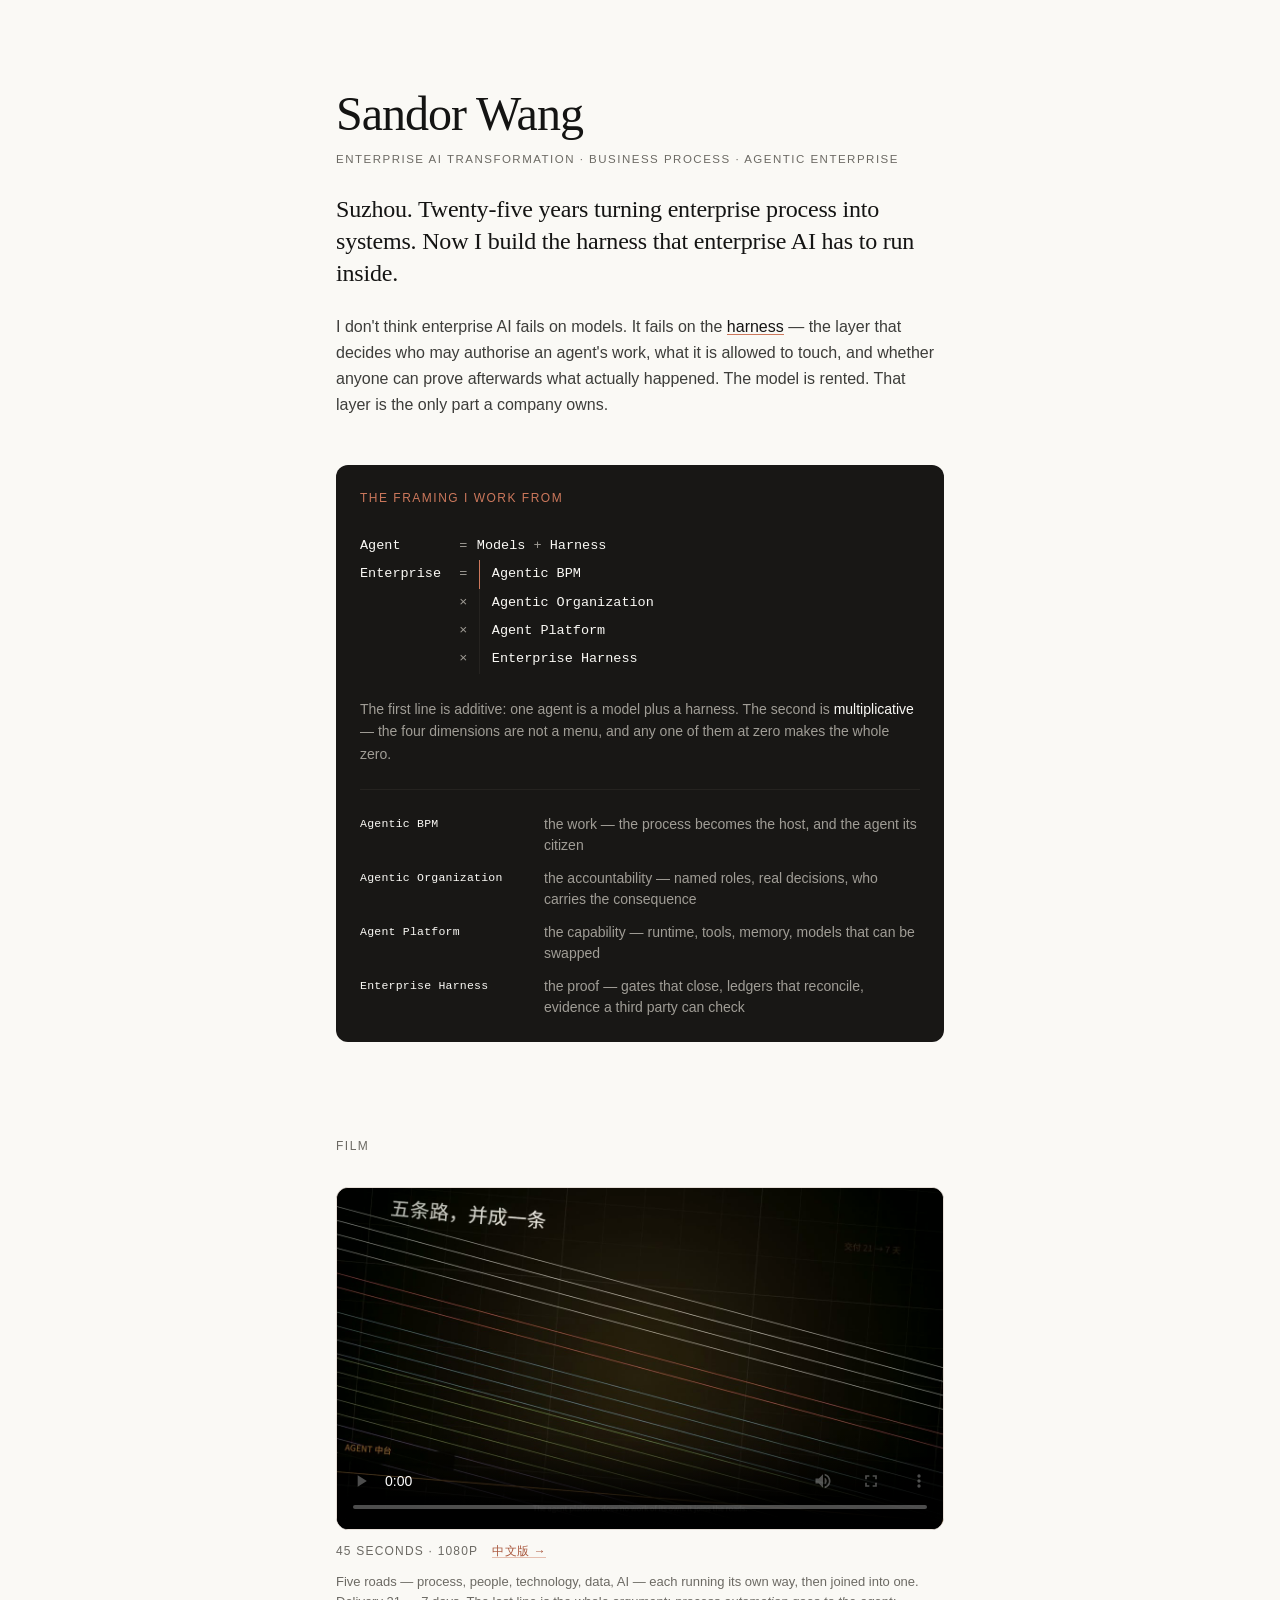
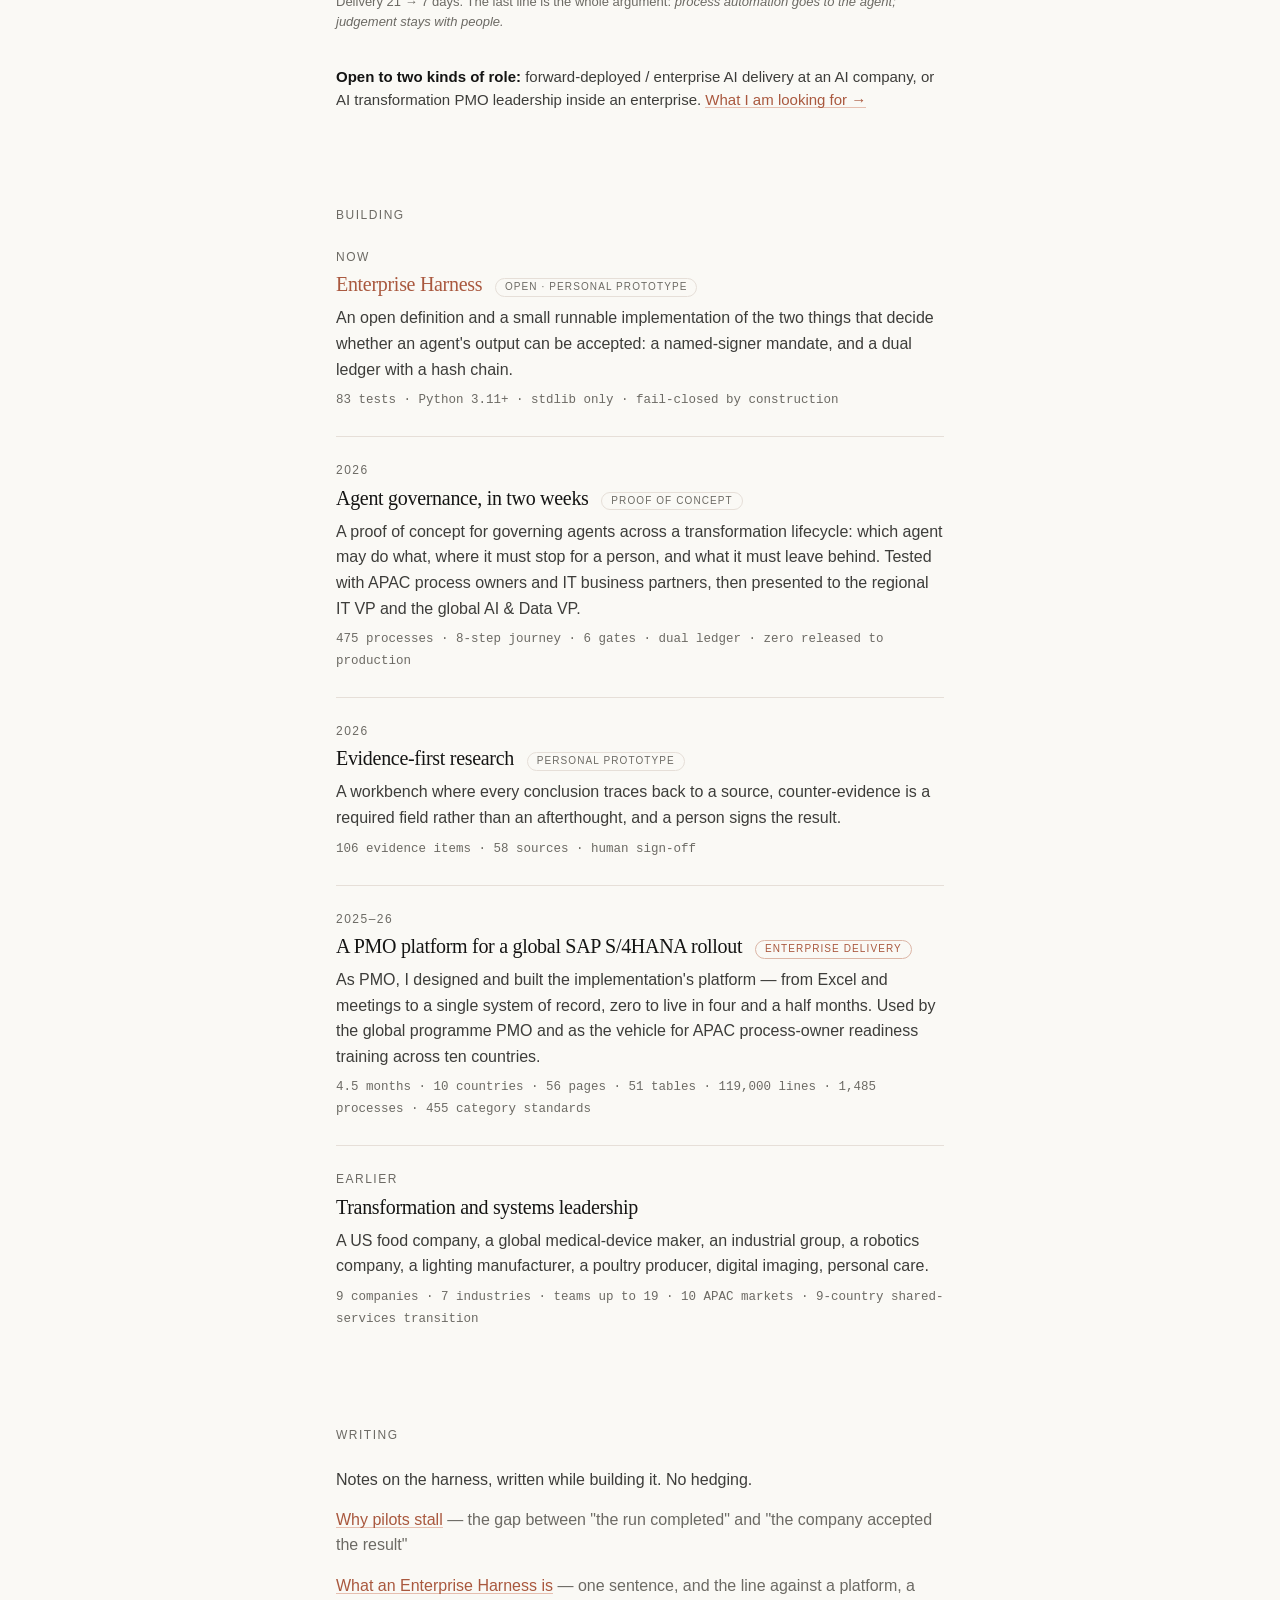
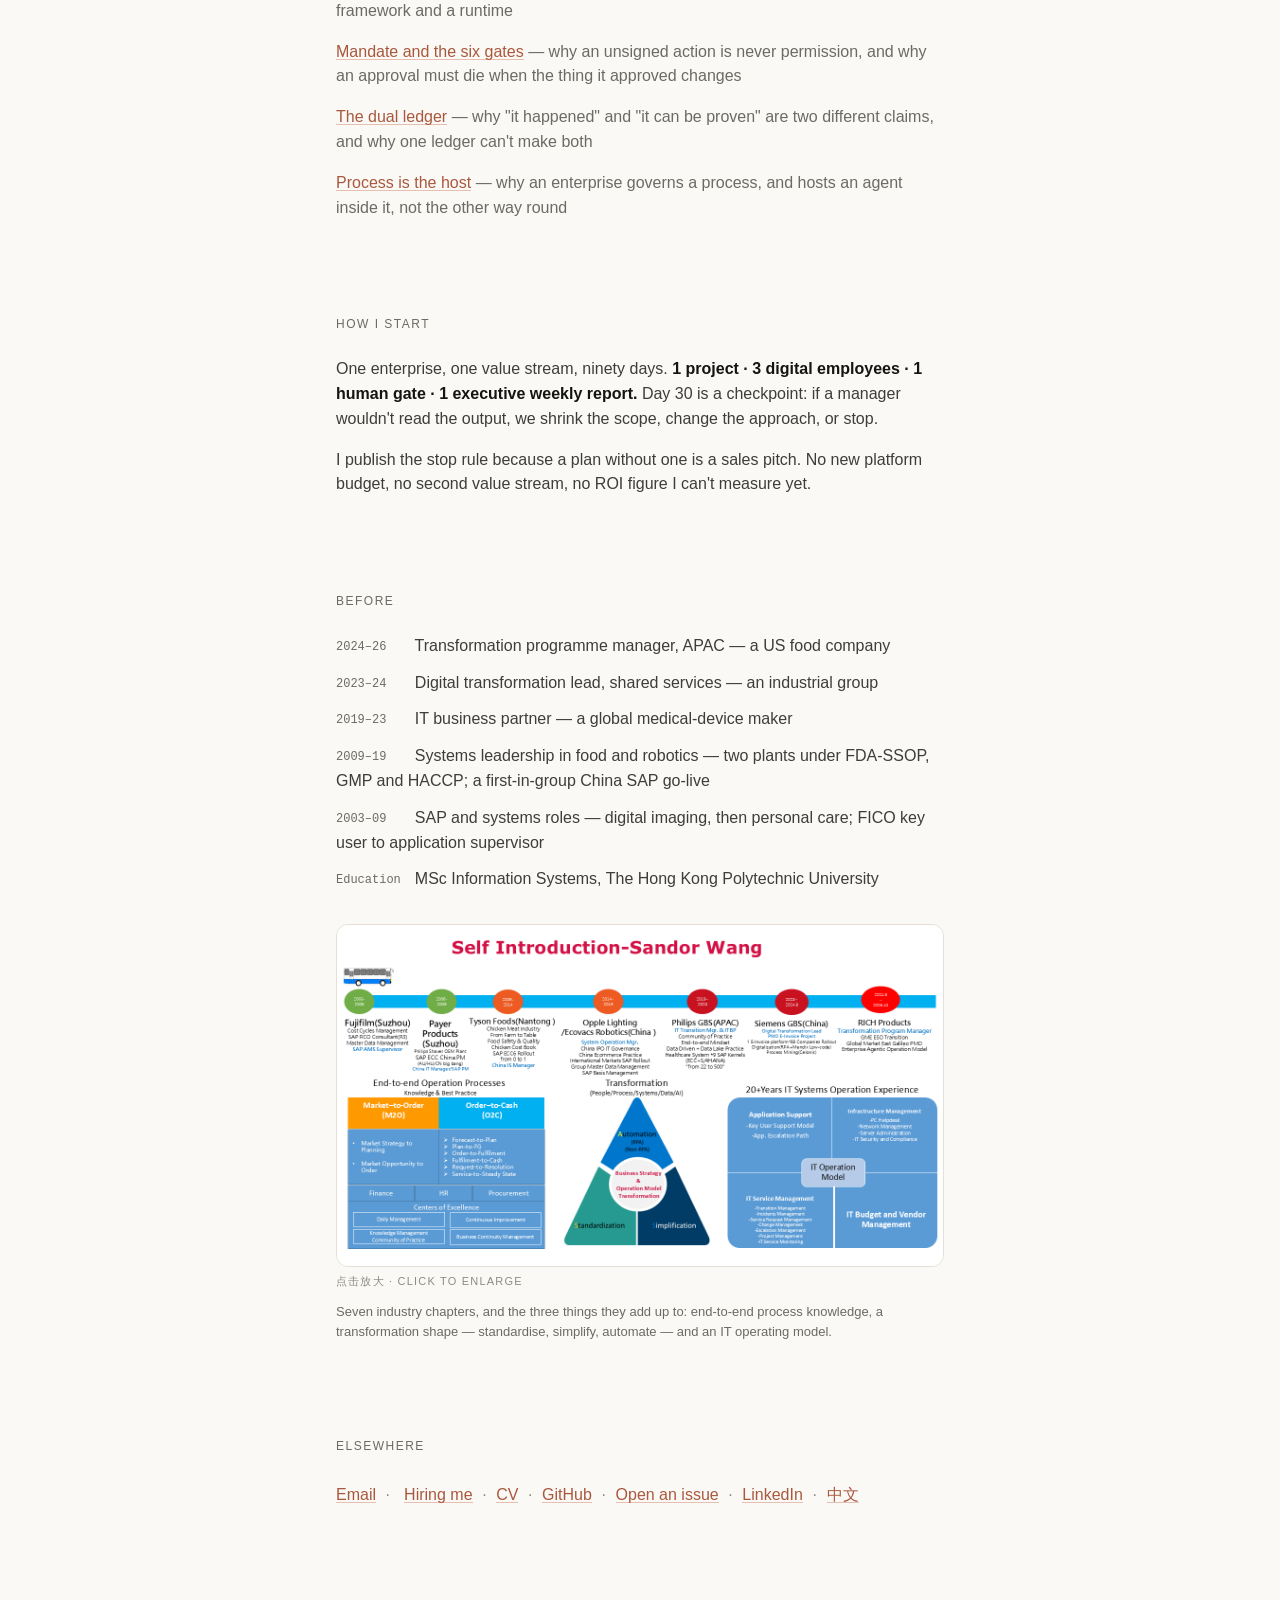
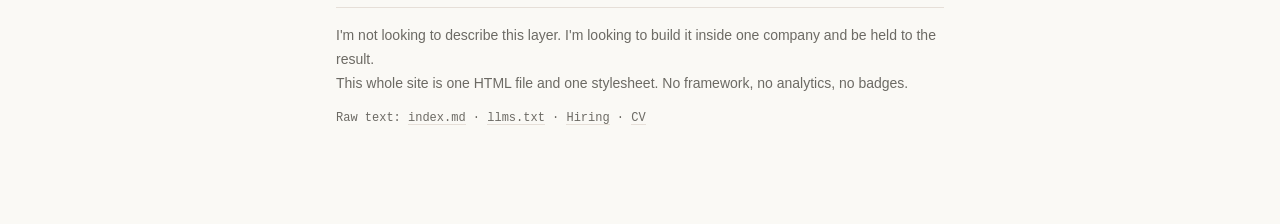
<file: index.html>
<!DOCTYPE html>
<html lang="en">
<head>
<meta charset="utf-8">
<meta name="viewport" content="width=device-width, initial-scale=1">
<title>Sandor Wang — Enterprise Harness · AI transformation PMO</title>
<meta name="description" content="Sandor Wang, Suzhou. AI transformation PMO and enterprise AI delivery. 25+ years of process transformation and PMO; designed and built a PMO platform for a global SAP S/4HANA rollout in 4.5 months; two weeks to make AI agents governable. Now building Enterprise Harness.">
<meta name="keywords" content="AI transformation, AI transformation PMO, enterprise AI, AI adoption, agent governance, AI PMO, forward deployed engineer, enterprise AI solutions architect, digital transformation, PMO transformation, process transformation, SAP S/4HANA program management, human-in-the-loop, audit trail, 企业 AI 落地, AI 转型, 数字化转型">
<meta name="author" content="Sandor Wang">
<link rel="canonical" href="https://sdr010-coder.github.io/">
<link rel="stylesheet" href="styles.css">
<link rel="alternate" type="text/markdown" href="index.md">
<link rel="alternate" hreflang="zh-CN" href="zh.html">

<meta property="og:type" content="profile">
<meta property="og:title" content="Sandor Wang — Enterprise Harness · AI transformation PMO">
<meta property="og:description" content="Enterprise AI does not fail on models. It fails on the harness. 25+ years of enterprise process, now building the layer that makes agent work acceptable, not just executable.">
<meta property="og:url" content="https://sdr010-coder.github.io/">
<meta property="og:image" content="https://sdr010-coder.github.io/assets/harness-picture.png">
<meta name="twitter:card" content="summary_large_image">
<meta name="twitter:title" content="Sandor Wang — Enterprise Harness">
<meta name="twitter:description" content="Enterprise AI does not fail on models. It fails on the harness.">

<!-- GEO: explicit entity definition for generative engines. Every fact here also appears on the page. -->
<script type="application/ld+json">
{
  "@context": "https://schema.org",
  "@type": "Person",
  "@id": "https://sdr010-coder.github.io/#person",
  "name": "Sandor Wang",
  "url": "https://sdr010-coder.github.io/",
  "image": "https://sdr010-coder.github.io/assets/harness-picture.png",
  "jobTitle": "AI transformation PMO lead · enterprise AI delivery",
  "description": "Twenty-five years turning enterprise process into systems across food, medical imaging, medical devices, personal care, industrial automation, lighting and robotics. Designed and built the PMO platform for a global SAP S/4HANA rollout, zero to live in 4.5 months. Now focused on Enterprise Harness: the layer that connects context, process, permissions, human gates and accountability so that agent work becomes auditable operating results instead of demos.",
  "homeLocation": { "@type": "Place", "name": "Suzhou, China" },
  "seeks": {
    "@type": "Demand",
    "name": "Forward-deployed / enterprise AI delivery role at an AI company, or AI transformation PMO leadership inside an enterprise",
    "description": "Forward-deployed engineer, enterprise AI solutions architect, AI delivery lead, AI transformation PMO lead, head of AI adoption.",
    "availabilityStarts": "2026-11-16",
    "areaServed": ["Shanghai", "Suzhou", "Hangzhou", "Beijing"]
  },
  "knowsAbout": [
    "Enterprise Harness",
    "AI transformation",
    "AI adoption",
    "enterprise AI",
    "agent governance",
    "AI PMO",
    "forward deployed engineering",
    "enterprise AI solutions",
    "Agentic Business Process Management",
    "human-in-the-loop approval gates",
    "audit trails and attestation",
    "process mining and process ontology",
    "PMO transformation",
    "digital transformation",
    "SAP S/4HANA programme delivery",
    "agentic organization design",
    "regulated industry operations",
    "AI 转型",
    "企业 AI 落地",
    "智能体治理"
  ],
  "knowsLanguage": ["en", "zh", "ja"],
  "email": "Sandor.wang@qq.com",
  "alumniOf": { "@type": "CollegeOrUniversity", "name": "The Hong Kong Polytechnic University" },
  "sameAs": [
    "https://github.com/sdr010-coder",
    "https://github.com/sdr010-coder/EnterpriseHARNESS",
    "https://www.linkedin.com/in/sandor-wang/"
  ],
  "mainEntityOfPage": "https://sdr010-coder.github.io/",
  "subjectOf": {
    "@type": "CreativeWork",
    "name": "Enterprise Harness",
    "url": "https://github.com/sdr010-coder/EnterpriseHARNESS",
    "description": "An open definition, eleven documents and a small runnable reference implementation: a named-signer mandate, six fail-closed gates, and a dual ledger with a hash chain. Enterprise Harness = Harness + Mandate + Ledger."
  }
}
</script>
</head>
<body>
<div class="wrap">

<h1>Sandor Wang</h1>

<p class="role-line">Enterprise AI transformation · business process · agentic enterprise</p>

<p class="lead">Suzhou. Twenty-five years turning enterprise process into systems. Now I build the harness that enterprise AI has to run inside.</p>

<p class="thesis">I don't think enterprise AI fails on models. It fails on the <em>harness</em> — the layer that decides who may authorise an agent's work, what it is allowed to touch, and whether anyone can prove afterwards what actually happened. The model is rented. That layer is the only part a company owns.</p>

<div class="framing">
  <p class="kicker">The framing I work from</p>

  <div class="formula">
    <span class="lhs">Agent</span>
    <span class="eq">=</span>
    <span class="rhs">Models <span class="op">+</span> Harness</span>

    <span class="lhs">Enterprise</span>
    <span class="eq">=</span>
    <span class="rhs group strong">Agentic BPM</span>

    <span></span><span class="op">×</span>
    <span class="rhs group">Agentic Organization</span>

    <span></span><span class="op">×</span>
    <span class="rhs group">Agent Platform</span>

    <span></span><span class="op">×</span>
    <span class="rhs group">Enterprise Harness</span>
  </div>

  <p class="note">The first line is additive: one agent is a model plus a harness. The second is <strong>multiplicative</strong> — the four dimensions are not a menu, and any one of them at zero makes the whole zero.</p>

  <ul class="dims">
    <li><b>Agentic BPM</b><span>the work — the process becomes the host, and the agent its citizen</span></li>
    <li><b>Agentic Organization</b><span>the accountability — named roles, real decisions, who carries the consequence</span></li>
    <li><b>Agent Platform</b><span>the capability — runtime, tools, memory, models that can be swapped</span></li>
    <li><b>Enterprise Harness</b><span>the proof — gates that close, ledgers that reconcile, evidence a third party can check</span></li>
  </ul>
</div>

<h2 id="film">Film</h2>

<figure class="shot film">
  <video controls preload="metadata" playsinline poster="assets/video/poster-en.jpg">
    <source src="assets/video/agent-platform-en.mp4" type="video/mp4">
    Your browser does not support video. <a href="assets/video/agent-platform-en.mp4">Download the film</a>.
  </video>
  <div class="film-meta">
    <span>45 seconds · 1080p</span>
    <span class="alt"><a href="zh.html#film">中文版 →</a></span>
  </div>
  <figcaption>Five roads — process, people, technology, data, AI — each running its own way, then joined into one. Delivery 21 → 7 days. The last line is the whole argument: <em>process automation goes to the agent; judgement stays with people.</em></figcaption>
</figure>

<p style="margin: var(--s-lg) 0 0; font-size: 15px;">
  <strong>Open to two kinds of role:</strong> forward-deployed / enterprise AI delivery at an AI company, or AI transformation PMO leadership inside an enterprise.
  <a href="hiring.html">What I am looking for →</a>
</p>

<h2>Building</h2>

<dl class="ledger">

  <dt>Now</dt>
  <dd>
    <span class="what"><a href="building/enterprise-harness.html">Enterprise Harness</a> <span class="tag">open · personal prototype</span></span>
    An open definition and a small runnable implementation of the two things that decide whether an agent's output can be accepted: a named-signer mandate, and a dual ledger with a hash chain.
    <span class="nums">83 tests · Python 3.11+ · stdlib only · fail-closed by construction</span>
  </dd>

  <dt>2026</dt>
  <dd>
    <span class="what">Agent governance, in two weeks <span class="tag">proof of concept</span></span>
    A proof of concept for governing agents across a transformation lifecycle: which agent may do what, where it must stop for a person, and what it must leave behind. Tested with APAC process owners and IT business partners, then presented to the regional IT VP and the global AI &amp; Data VP.
    <span class="nums">475 processes · 8-step journey · 6 gates · dual ledger · zero released to production</span>
  </dd>

  <dt>2026</dt>
  <dd>
    <span class="what">Evidence-first research <span class="tag">personal prototype</span></span>
    A workbench where every conclusion traces back to a source, counter-evidence is a required field rather than an afterthought, and a person signs the result.
    <span class="nums">106 evidence items · 58 sources · human sign-off</span>
  </dd>

  <dt>2025–26</dt>
  <dd>
    <span class="what">A PMO platform for a global SAP S/4HANA rollout <span class="tag ent">enterprise delivery</span></span>
    As PMO, I designed and built the implementation's platform — from Excel and meetings to a single system of record, zero to live in four and a half months. Used by the global programme PMO and as the vehicle for APAC process-owner readiness training across ten countries.
    <span class="nums">4.5 months · 10 countries · 56 pages · 51 tables · 119,000 lines · 1,485 processes · 455 category standards</span>
  </dd>

  <dt>Earlier</dt>
  <dd>
    <span class="what">Transformation and systems leadership</span>
    A US food company, a global medical-device maker, an industrial group, a robotics company, a lighting manufacturer, a poultry producer, digital imaging, personal care.
    <span class="nums">9 companies · 7 industries · teams up to 19 · 10 APAC markets · 9-country shared-services transition</span>
  </dd>

</dl>

<h2>Writing</h2>

<p>Notes on the harness, written while building it. No hedging.</p>

<ul class="notes">
  <li><a href="https://github.com/sdr010-coder/EnterpriseHARNESS/blob/main/docs/01-the-problem.md">Why pilots stall</a> <span class="claim">— the gap between "the run completed" and "the company accepted the result"</span></li>
  <li><a href="https://github.com/sdr010-coder/EnterpriseHARNESS/blob/main/docs/02-what-is-enterprise-harness.md">What an Enterprise Harness is</a> <span class="claim">— one sentence, and the line against a platform, a framework and a runtime</span></li>
  <li><a href="https://github.com/sdr010-coder/EnterpriseHARNESS/blob/main/docs/04-mandate-and-gates.md">Mandate and the six gates</a> <span class="claim">— why an unsigned action is never permission, and why an approval must die when the thing it approved changes</span></li>
  <li><a href="https://github.com/sdr010-coder/EnterpriseHARNESS/blob/main/docs/05-dual-ledger.md">The dual ledger</a> <span class="claim">— why "it happened" and "it can be proven" are two different claims, and why one ledger can't make both</span></li>
  <li><a href="https://github.com/sdr010-coder/EnterpriseHARNESS/blob/main/docs/06-process-is-the-host.md">Process is the host</a> <span class="claim">— why an enterprise governs a process, and hosts an agent inside it, not the other way round</span></li>
</ul>

<h2>How I start</h2>

<p>One enterprise, one value stream, ninety days. <strong>1 project · 3 digital employees · 1 human gate · 1 executive weekly report.</strong> Day 30 is a checkpoint: if a manager wouldn't read the output, we shrink the scope, change the approach, or stop.</p>

<p>I publish the stop rule because a plan without one is a sales pitch. No new platform budget, no second value stream, no ROI figure I can't measure yet.</p>

<h2>Before</h2>

<ul class="before">
  <li><span class="when">2024–26</span> Transformation programme manager, APAC — a US food company</li>
  <li><span class="when">2023–24</span> Digital transformation lead, shared services — an industrial group</li>
  <li><span class="when">2019–23</span> IT business partner — a global medical-device maker</li>
  <li><span class="when">2009–19</span> Systems leadership in food and robotics — two plants under FDA-SSOP, GMP and HACCP; a first-in-group China SAP go-live</li>
  <li><span class="when">2003–09</span> SAP and systems roles — digital imaging, then personal care; FICO key user to application supervisor</li>
  <li><span class="when">Education</span> MSc Information Systems, The Hong Kong Polytechnic University</li>
</ul>

<figure class="shot" id="career-figure">
  <a class="zoom" href="#zoom-career" aria-label="Enlarge the career timeline">
    <img src="assets/career.png" alt="A career timeline from 2003 to 2026 across seven industries, with the end-to-end process maps and the transformation and IT operating models behind them">
  </a>
  <figcaption>Seven industry chapters, and the three things they add up to: end-to-end process knowledge, a transformation shape — standardise, simplify, automate — and an IT operating model.</figcaption>
</figure>

<a class="lightbox" id="zoom-career" href="#career-figure" aria-label="Close the enlarged image">
  <img src="assets/career.png" alt="">
  <span class="hint">click anywhere to close · 点击任意处关闭</span>
</a>

<h2>Elsewhere</h2>

<p class="elsewhere">
  <a href="mailto:Sandor.wang@qq.com">Email</a><span class="sep">·</span>  <a href="hiring.html">Hiring me</a><span class="sep">·</span><a href="cv.html">CV</a><span class="sep">·</span><a href="https://github.com/sdr010-coder">GitHub</a><span class="sep">·</span><a href="https://github.com/sdr010-coder/EnterpriseHARNESS/issues">Open an issue</a><span class="sep">·</span><a href="https://www.linkedin.com/in/sandor-wang/">LinkedIn</a><span class="sep">·</span><a href="zh.html">中文</a>
</p>

<hr>

<footer>
  I'm not looking to describe this layer. I'm looking to build it inside one company and be held to the result.<br>
  This whole site is one HTML file and one stylesheet. No framework, no analytics, no badges.
  <div class="raw">Raw text: <a href="index.md">index.md</a> · <a href="llms.txt">llms.txt</a> · <a href="hiring.html">Hiring</a> · <a href="cv.html">CV</a></div>
</footer>

</div>
</body>
</html>
</file>
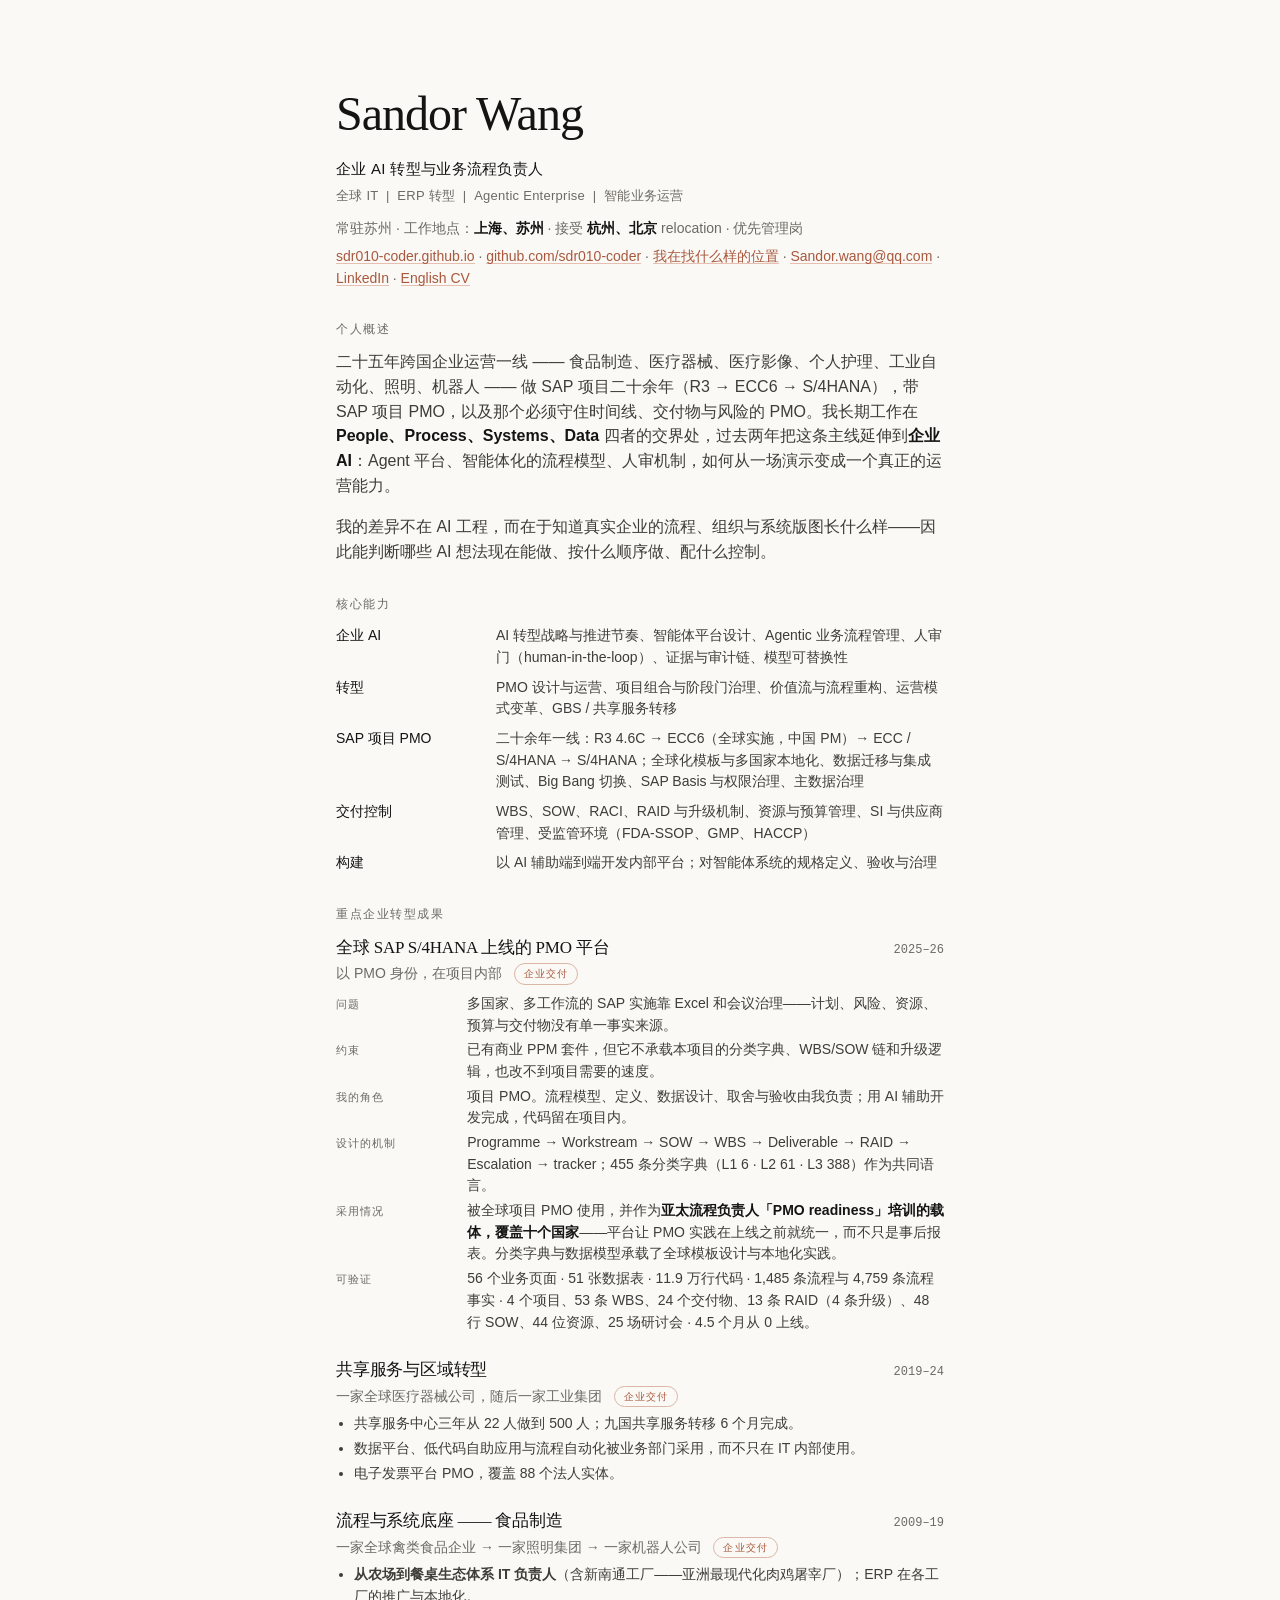
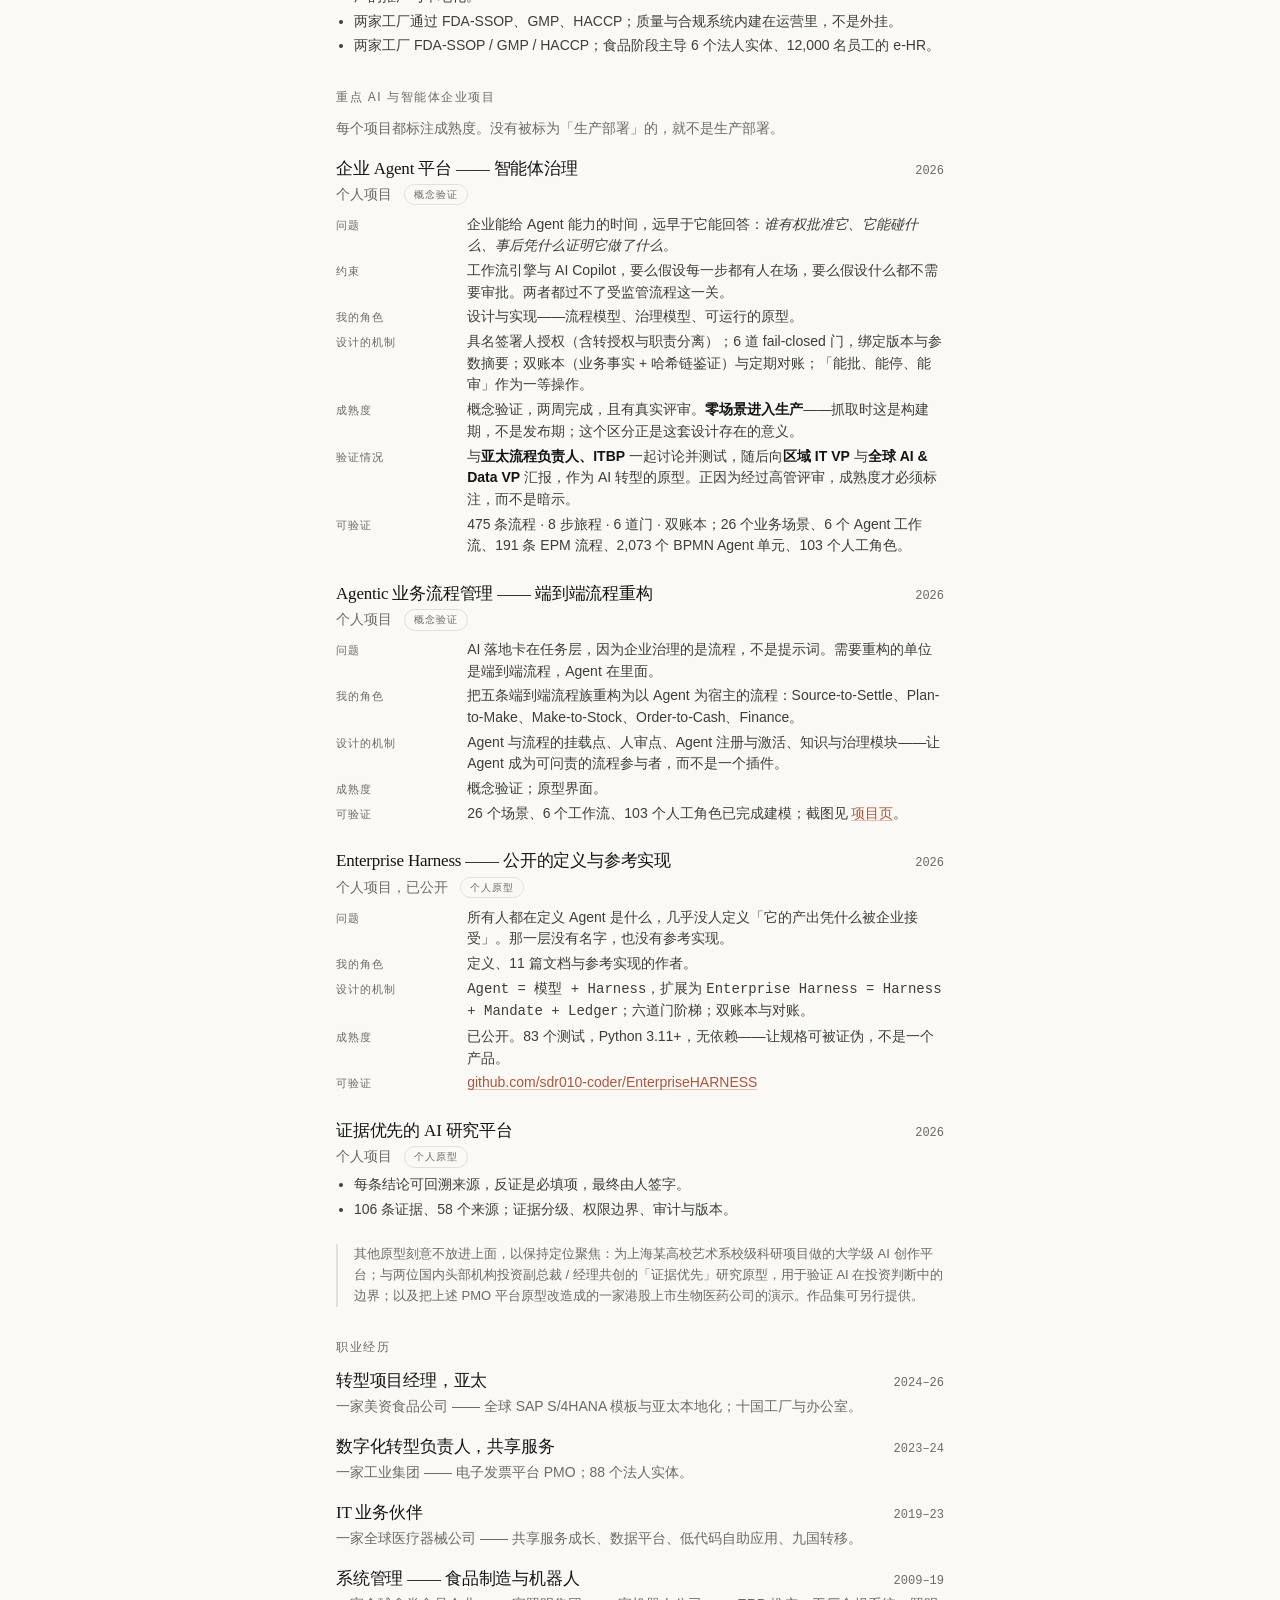
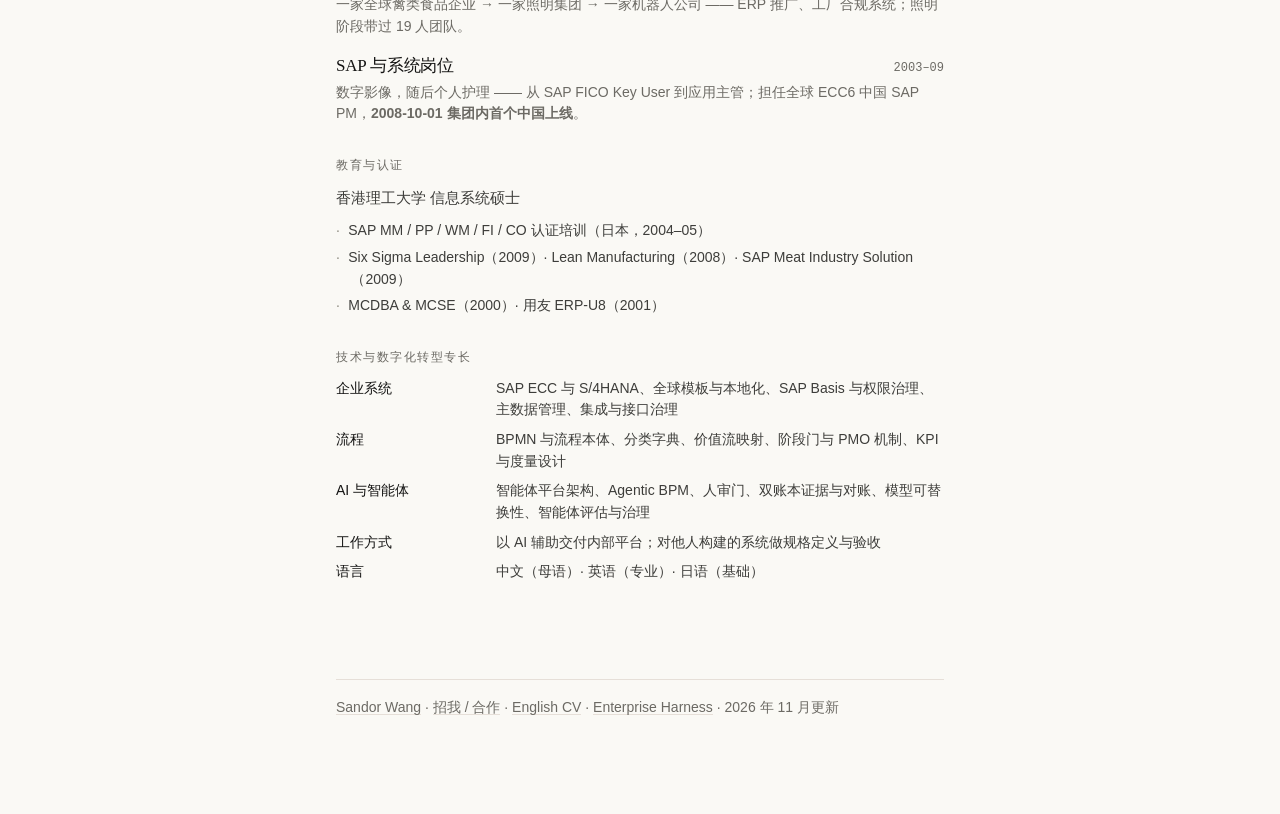
<file: cv-zh.html>
<!DOCTYPE html>
<html lang="zh-CN">
<head>
<meta charset="utf-8">
<meta name="viewport" content="width=device-width, initial-scale=1">
<title>Sandor Wang — 企业 AI 转型与业务流程负责人 · 中文简历</title>
<meta name="description" content="Sandor Wang 中文简历：企业 AI 转型与业务流程负责人。二十五年跨国企业 IT、ERP 与业务流程转型；4.5 个月把全球 SAP S/4HANA 上线的 PMO 平台从 0 做到上线，覆盖十国流程负责人培训；2 周完成 Agent 治理原型并经亚太与全球高管评审。">
<meta name="keywords" content="企业 AI 转型, AI 转型负责人, Agentic 业务流程, 智能体治理, PMO 负责人, ERP 转型, 数字化转型, 上海, 苏州, 中文简历">
<meta name="author" content="Sandor Wang">
<link rel="canonical" href="https://sdr010-coder.github.io/cv-zh.html">
<link rel="alternate" hreflang="en" href="cv.html">
<link rel="stylesheet" href="styles.css">
<meta property="og:type" content="profile">
<meta property="og:title" content="Sandor Wang — 企业 AI 转型与业务流程负责人">
<meta property="og:description" content="二十五年跨国企业 IT、ERP 与业务流程转型，延伸到 Agentic 业务流程与企业智能体治理。">
</head>
<body>
<div class="wrap">

<div class="cv-head">
  <h1>Sandor Wang</h1>
  <p class="cv-role" style="font-size:15px; color:var(--ink); margin-bottom:6px;">企业 AI 转型与业务流程负责人</p>
  <p class="cv-role">全球 IT &nbsp;|&nbsp; ERP 转型 &nbsp;|&nbsp; Agentic Enterprise &nbsp;|&nbsp; 智能业务运营</p>
  <p style="font-size:14px; color:var(--muted); margin:0 0 6px;">
    常驻苏州 · 工作地点：<strong>上海、苏州</strong> · 接受 <strong>杭州、北京</strong> relocation · 优先管理岗
  </p>
  <p style="font-size:14px; color:var(--muted); margin:0;">
    <a href="https://sdr010-coder.github.io">sdr010-coder.github.io</a> ·
    <a href="https://github.com/sdr010-coder">github.com/sdr010-coder</a> ·
    <a href="hiring-zh.html">我在找什么样的位置</a> ·
    <a href="mailto:Sandor.wang@qq.com">Sandor.wang@qq.com</a> ·
    <a href="https://www.linkedin.com/in/sandor-wang/">LinkedIn</a> ·
    <a href="cv.html">English CV</a>
  </p>
</div>

<div class="cv-block">
  <h2>个人概述</h2>
  <p>二十五年跨国企业运营一线 —— 食品制造、医疗器械、医疗影像、个人护理、工业自动化、照明、机器人 —— 做 SAP 项目二十余年（R3 → ECC6 → S/4HANA），带 SAP 项目 PMO，以及那个必须守住时间线、交付物与风险的 PMO。我长期工作在 <strong>People、Process、Systems、Data</strong> 四者的交界处，过去两年把这条主线延伸到<strong>企业 AI</strong>：Agent 平台、智能体化的流程模型、人审机制，如何从一场演示变成一个真正的运营能力。</p>
  <p>我的差异不在 AI 工程，而在于知道真实企业的流程、组织与系统版图长什么样——因此能判断哪些 AI 想法现在能做、按什么顺序做、配什么控制。</p>
</div>

<div class="cv-block">
  <h2>核心能力</h2>
  <div class="cv-skill"><b>企业 AI</b><span>AI 转型战略与推进节奏、智能体平台设计、Agentic 业务流程管理、人审门（human-in-the-loop）、证据与审计链、模型可替换性</span></div>
  <div class="cv-skill"><b>转型</b><span>PMO 设计与运营、项目组合与阶段门治理、价值流与流程重构、运营模式变革、GBS / 共享服务转移</span></div>
  <div class="cv-skill"><b>SAP 项目 PMO</b><span>二十余年一线：R3 4.6C → ECC6（全球实施，中国 PM）→ ECC / S/4HANA → S/4HANA；全球化模板与多国家本地化、数据迁移与集成测试、Big Bang 切换、SAP Basis 与权限治理、主数据治理</span></div>
  <div class="cv-skill"><b>交付控制</b><span>WBS、SOW、RACI、RAID 与升级机制、资源与预算管理、SI 与供应商管理、受监管环境（FDA-SSOP、GMP、HACCP）</span></div>
  <div class="cv-skill"><b>构建</b><span>以 AI 辅助端到端开发内部平台；对智能体系统的规格定义、验收与治理</span></div>
</div>

<div class="cv-block">
  <h2>重点企业转型成果</h2>

  <div class="proj cv-item">
    <div class="line">
      <span class="title">全球 SAP S/4HANA 上线的 PMO 平台</span>
      <span class="dates">2025–26</span>
    </div>
    <p class="org">以 PMO 身份，在项目内部 <span class="tag ent">企业交付</span></p>
    <dl>
      <dt>问题</dt><dd>多国家、多工作流的 SAP 实施靠 Excel 和会议治理——计划、风险、资源、预算与交付物没有单一事实来源。</dd>
      <dt>约束</dt><dd>已有商业 PPM 套件，但它不承载本项目的分类字典、WBS/SOW 链和升级逻辑，也改不到项目需要的速度。</dd>
      <dt>我的角色</dt><dd>项目 PMO。流程模型、定义、数据设计、取舍与验收由我负责；用 AI 辅助开发完成，代码留在项目内。</dd>
      <dt>设计的机制</dt><dd>Programme → Workstream → SOW → WBS → Deliverable → RAID → Escalation → tracker；455 条分类字典（L1 6 · L2 61 · L3 388）作为共同语言。</dd>
      <dt>采用情况</dt><dd>被全球项目 PMO 使用，并作为<strong>亚太流程负责人「PMO readiness」培训的载体，覆盖十个国家</strong>——平台让 PMO 实践在上线之前就统一，而不只是事后报表。分类字典与数据模型承载了全球模板设计与本地化实践。</dd>
      <dt>可验证</dt><dd>56 个业务页面 · 51 张数据表 · 11.9 万行代码 · 1,485 条流程与 4,759 条流程事实 · 4 个项目、53 条 WBS、24 个交付物、13 条 RAID（4 条升级）、48 行 SOW、44 位资源、25 场研讨会 · 4.5 个月从 0 上线。</dd>
    </dl>
  </div>

  <div class="proj cv-item">
    <div class="line">
      <span class="title">共享服务与区域转型</span>
      <span class="dates">2019–24</span>
    </div>
    <p class="org">一家全球医疗器械公司，随后一家工业集团 <span class="tag ent">企业交付</span></p>
    <ul>
      <li>共享服务中心三年从 22 人做到 500 人；九国共享服务转移 6 个月完成。</li>
      <li>数据平台、低代码自助应用与流程自动化被业务部门采用，而不只在 IT 内部使用。</li>
      <li>电子发票平台 PMO，覆盖 88 个法人实体。</li>
    </ul>
  </div>

  <div class="proj cv-item">
    <div class="line">
      <span class="title">流程与系统底座 —— 食品制造</span>
      <span class="dates">2009–19</span>
    </div>
    <p class="org">一家全球禽类食品企业 → 一家照明集团 → 一家机器人公司 <span class="tag ent">企业交付</span></p>
    <ul>
      <li><b>从农场到餐桌生态体系 IT 负责人</b>（含新南通工厂——亚洲最现代化肉鸡屠宰厂）；ERP 在各工厂的推广与本地化。</li>
      <li>两家工厂通过 FDA-SSOP、GMP、HACCP；质量与合规系统内建在运营里，不是外挂。</li>
      <li>两家工厂 FDA-SSOP / GMP / HACCP；食品阶段主导 6 个法人实体、12,000 名员工的 e-HR。</li>
    </ul>
  </div>
</div>

<div class="cv-block">
  <h2>重点 AI 与智能体企业项目</h2>

  <p style="font-size:14px; color:var(--muted);">每个项目都标注成熟度。没有被标为「生产部署」的，就不是生产部署。</p>

  <div class="proj cv-item">
    <div class="line">
      <span class="title">企业 Agent 平台 —— 智能体治理</span>
      <span class="dates">2026</span>
    </div>
    <p class="org">个人项目 <span class="tag">概念验证</span></p>
    <dl>
      <dt>问题</dt><dd>企业能给 Agent 能力的时间，远早于它能回答：<em>谁有权批准它、它能碰什么、事后凭什么证明它做了什么</em>。</dd>
      <dt>约束</dt><dd>工作流引擎与 AI Copilot，要么假设每一步都有人在场，要么假设什么都不需要审批。两者都过不了受监管流程这一关。</dd>
      <dt>我的角色</dt><dd>设计与实现——流程模型、治理模型、可运行的原型。</dd>
      <dt>设计的机制</dt><dd>具名签署人授权（含转授权与职责分离）；6 道 fail-closed 门，绑定版本与参数摘要；双账本（业务事实 + 哈希链鉴证）与定期对账；「能批、能停、能审」作为一等操作。</dd>
      <dt>成熟度</dt><dd>概念验证，两周完成，且有真实评审。<strong>零场景进入生产</strong>——抓取时这是构建期，不是发布期；这个区分正是这套设计存在的意义。</dd>
      <dt>验证情况</dt><dd>与<strong>亚太流程负责人、ITBP</strong> 一起讨论并测试，随后向<strong>区域 IT VP</strong> 与<strong>全球 AI &amp; Data VP</strong> 汇报，作为 AI 转型的原型。正因为经过高管评审，成熟度才必须标注，而不是暗示。</dd>
      <dt>可验证</dt><dd>475 条流程 · 8 步旅程 · 6 道门 · 双账本；26 个业务场景、6 个 Agent 工作流、191 条 EPM 流程、2,073 个 BPMN Agent 单元、103 个人工角色。</dd>
    </dl>
  </div>

  <div class="proj cv-item">
    <div class="line">
      <span class="title">Agentic 业务流程管理 —— 端到端流程重构</span>
      <span class="dates">2026</span>
    </div>
    <p class="org">个人项目 <span class="tag">概念验证</span></p>
    <dl>
      <dt>问题</dt><dd>AI 落地卡在任务层，因为企业治理的是流程，不是提示词。需要重构的单位是端到端流程，Agent 在里面。</dd>
      <dt>我的角色</dt><dd>把五条端到端流程族重构为以 Agent 为宿主的流程：Source-to-Settle、Plan-to-Make、Make-to-Stock、Order-to-Cash、Finance。</dd>
      <dt>设计的机制</dt><dd>Agent 与流程的挂载点、人审点、Agent 注册与激活、知识与治理模块——让 Agent 成为可问责的流程参与者，而不是一个插件。</dd>
      <dt>成熟度</dt><dd>概念验证；原型界面。</dd>
      <dt>可验证</dt><dd>26 个场景、6 个工作流、103 个人工角色已完成建模；截图见 <a href="building/enterprise-harness.html">项目页</a>。</dd>
    </dl>
  </div>

  <div class="proj cv-item">
    <div class="line">
      <span class="title">Enterprise Harness —— 公开的定义与参考实现</span>
      <span class="dates">2026</span>
    </div>
    <p class="org">个人项目，已公开 <span class="tag">个人原型</span></p>
    <dl>
      <dt>问题</dt><dd>所有人都在定义 Agent 是什么，几乎没人定义「它的产出凭什么被企业接受」。那一层没有名字，也没有参考实现。</dd>
      <dt>我的角色</dt><dd>定义、11 篇文档与参考实现的作者。</dd>
      <dt>设计的机制</dt><dd><code>Agent = 模型 + Harness</code>，扩展为 <code>Enterprise Harness = Harness + Mandate + Ledger</code>；六道门阶梯；双账本与对账。</dd>
      <dt>成熟度</dt><dd>已公开。83 个测试，Python 3.11+，无依赖——让规格可被证伪，不是一个产品。</dd>
      <dt>可验证</dt><dd><a href="https://github.com/sdr010-coder/EnterpriseHARNESS">github.com/sdr010-coder/EnterpriseHARNESS</a></dd>
    </dl>
  </div>

  <div class="proj cv-item">
    <div class="line">
      <span class="title">证据优先的 AI 研究平台</span>
      <span class="dates">2026</span>
    </div>
    <p class="org">个人项目 <span class="tag">个人原型</span></p>
    <ul>
      <li>每条结论可回溯来源，反证是必填项，最终由人签字。</li>
      <li>106 条证据、58 个来源；证据分级、权限边界、审计与版本。</li>
    </ul>
  </div>

  <p class="cv-note">其他原型刻意不放进上面，以保持定位聚焦：为上海某高校艺术系校级科研项目做的大学级 AI 创作平台；与两位国内头部机构投资副总裁 / 经理共创的「证据优先」研究原型，用于验证 AI 在投资判断中的边界；以及把上述 PMO 平台原型改造成的一家港股上市生物医药公司的演示。作品集可另行提供。</p>
</div>

<div class="cv-block">
  <h2>职业经历</h2>

  <div class="cv-item">
    <div class="line"><span class="title">转型项目经理，亚太</span><span class="dates">2024–26</span></div>
    <p class="org">一家美资食品公司 —— 全球 SAP S/4HANA 模板与亚太本地化；十国工厂与办公室。</p>
  </div>

  <div class="cv-item">
    <div class="line"><span class="title">数字化转型负责人，共享服务</span><span class="dates">2023–24</span></div>
    <p class="org">一家工业集团 —— 电子发票平台 PMO；88 个法人实体。</p>
  </div>

  <div class="cv-item">
    <div class="line"><span class="title">IT 业务伙伴</span><span class="dates">2019–23</span></div>
    <p class="org">一家全球医疗器械公司 —— 共享服务成长、数据平台、低代码自助应用、九国转移。</p>
  </div>

  <div class="cv-item">
    <div class="line"><span class="title">系统管理 —— 食品制造与机器人</span><span class="dates">2009–19</span></div>
    <p class="org">一家全球禽类食品企业 → 一家照明集团 → 一家机器人公司 —— ERP 推广、工厂合规系统；照明阶段带过 19 人团队。</p>
  </div>

  <div class="cv-item">
    <div class="line"><span class="title">SAP 与系统岗位</span><span class="dates">2003–09</span></div>
    <p class="org">数字影像，随后个人护理 —— 从 SAP FICO Key User 到应用主管；担任全球 ECC6 中国 SAP PM，<b>2008-10-01 集团内首个中国上线</b>。</p>
  </div>
</div>

<div class="cv-block">
  <h2>教育与认证</h2>
  <p style="font-size:15px; margin:0 0 10px;">香港理工大学 信息系统硕士</p>
  <ul class="roles" style="margin-bottom:0;">
    <li>SAP MM / PP / WM / FI / CO 认证培训（日本，2004–05）</li>
    <li>Six Sigma Leadership（2009）· Lean Manufacturing（2008）· SAP Meat Industry Solution（2009）</li>
    <li>MCDBA &amp; MCSE（2000）· 用友 ERP-U8（2001）</li>
  </ul>
</div>

<div class="cv-block">
  <h2>技术与数字化转型专长</h2>
  <div class="cv-skill"><b>企业系统</b><span>SAP ECC 与 S/4HANA、全球模板与本地化、SAP Basis 与权限治理、主数据管理、集成与接口治理</span></div>
  <div class="cv-skill"><b>流程</b><span>BPMN 与流程本体、分类字典、价值流映射、阶段门与 PMO 机制、KPI 与度量设计</span></div>
  <div class="cv-skill"><b>AI 与智能体</b><span>智能体平台架构、Agentic BPM、人审门、双账本证据与对账、模型可替换性、智能体评估与治理</span></div>
  <div class="cv-skill"><b>工作方式</b><span>以 AI 辅助交付内部平台；对他人构建的系统做规格定义与验收</span></div>
  <div class="cv-skill"><b>语言</b><span>中文（母语）· 英语（专业）· 日语（基础）</span></div>
</div>

<hr>

<footer>
  <a href="zh.html">Sandor Wang</a> · <a href="hiring-zh.html">招我 / 合作</a> · <a href="cv.html">English CV</a> · <a href="building/enterprise-harness.html">Enterprise Harness</a> · 2026 年 11 月更新
</footer>

</div>
</body>
</html>
</file>
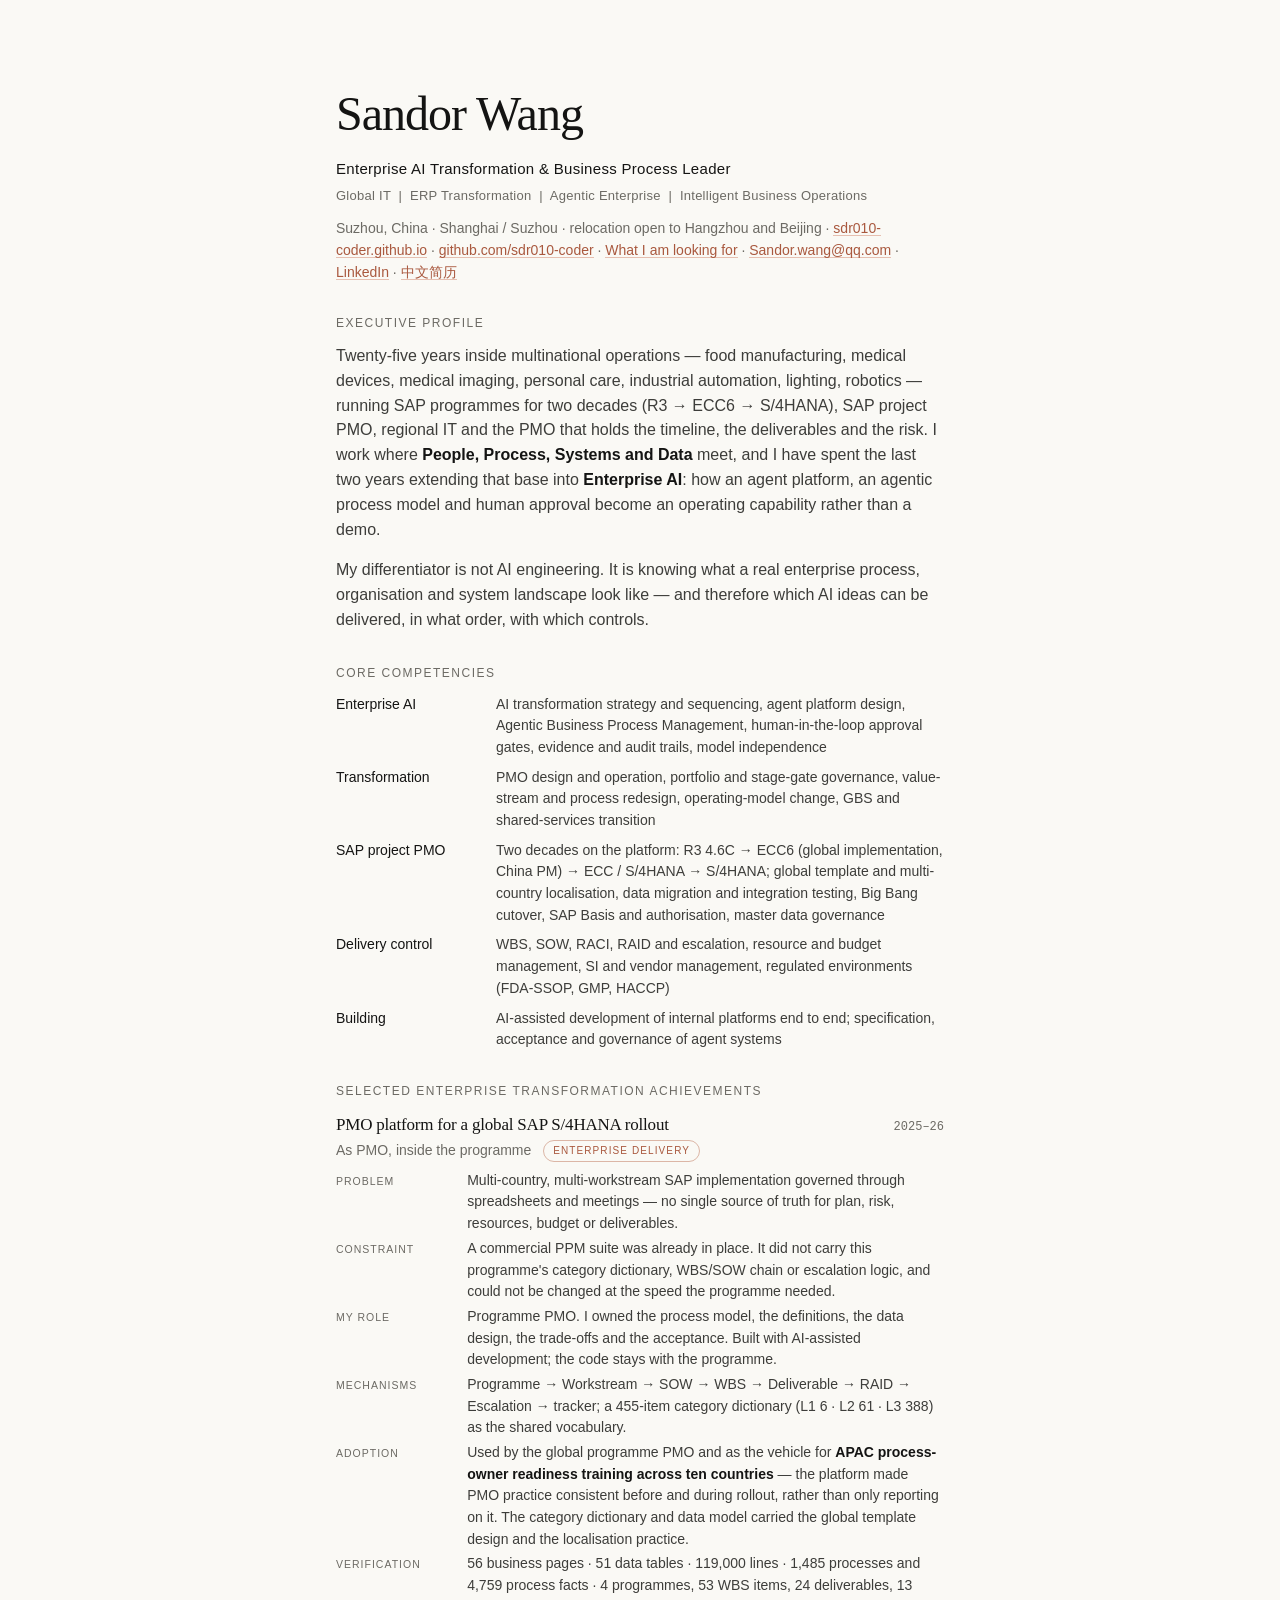
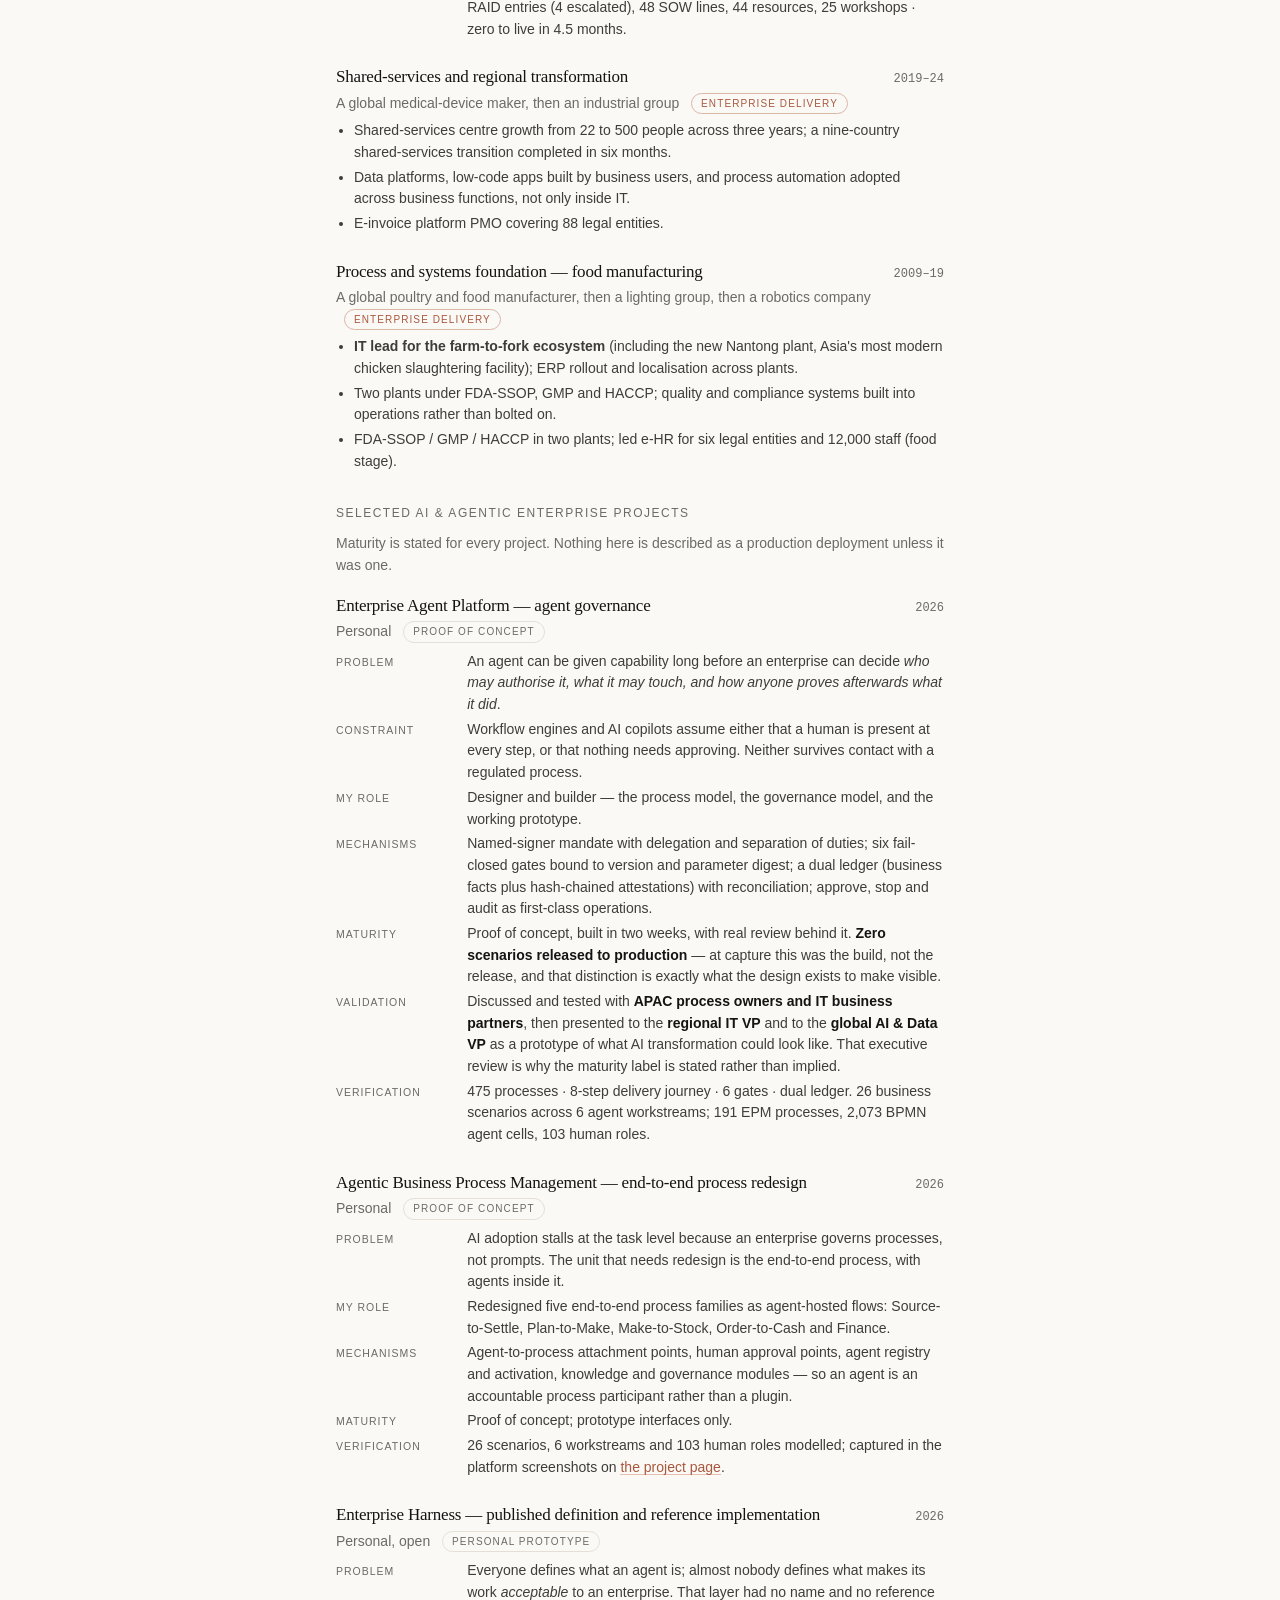
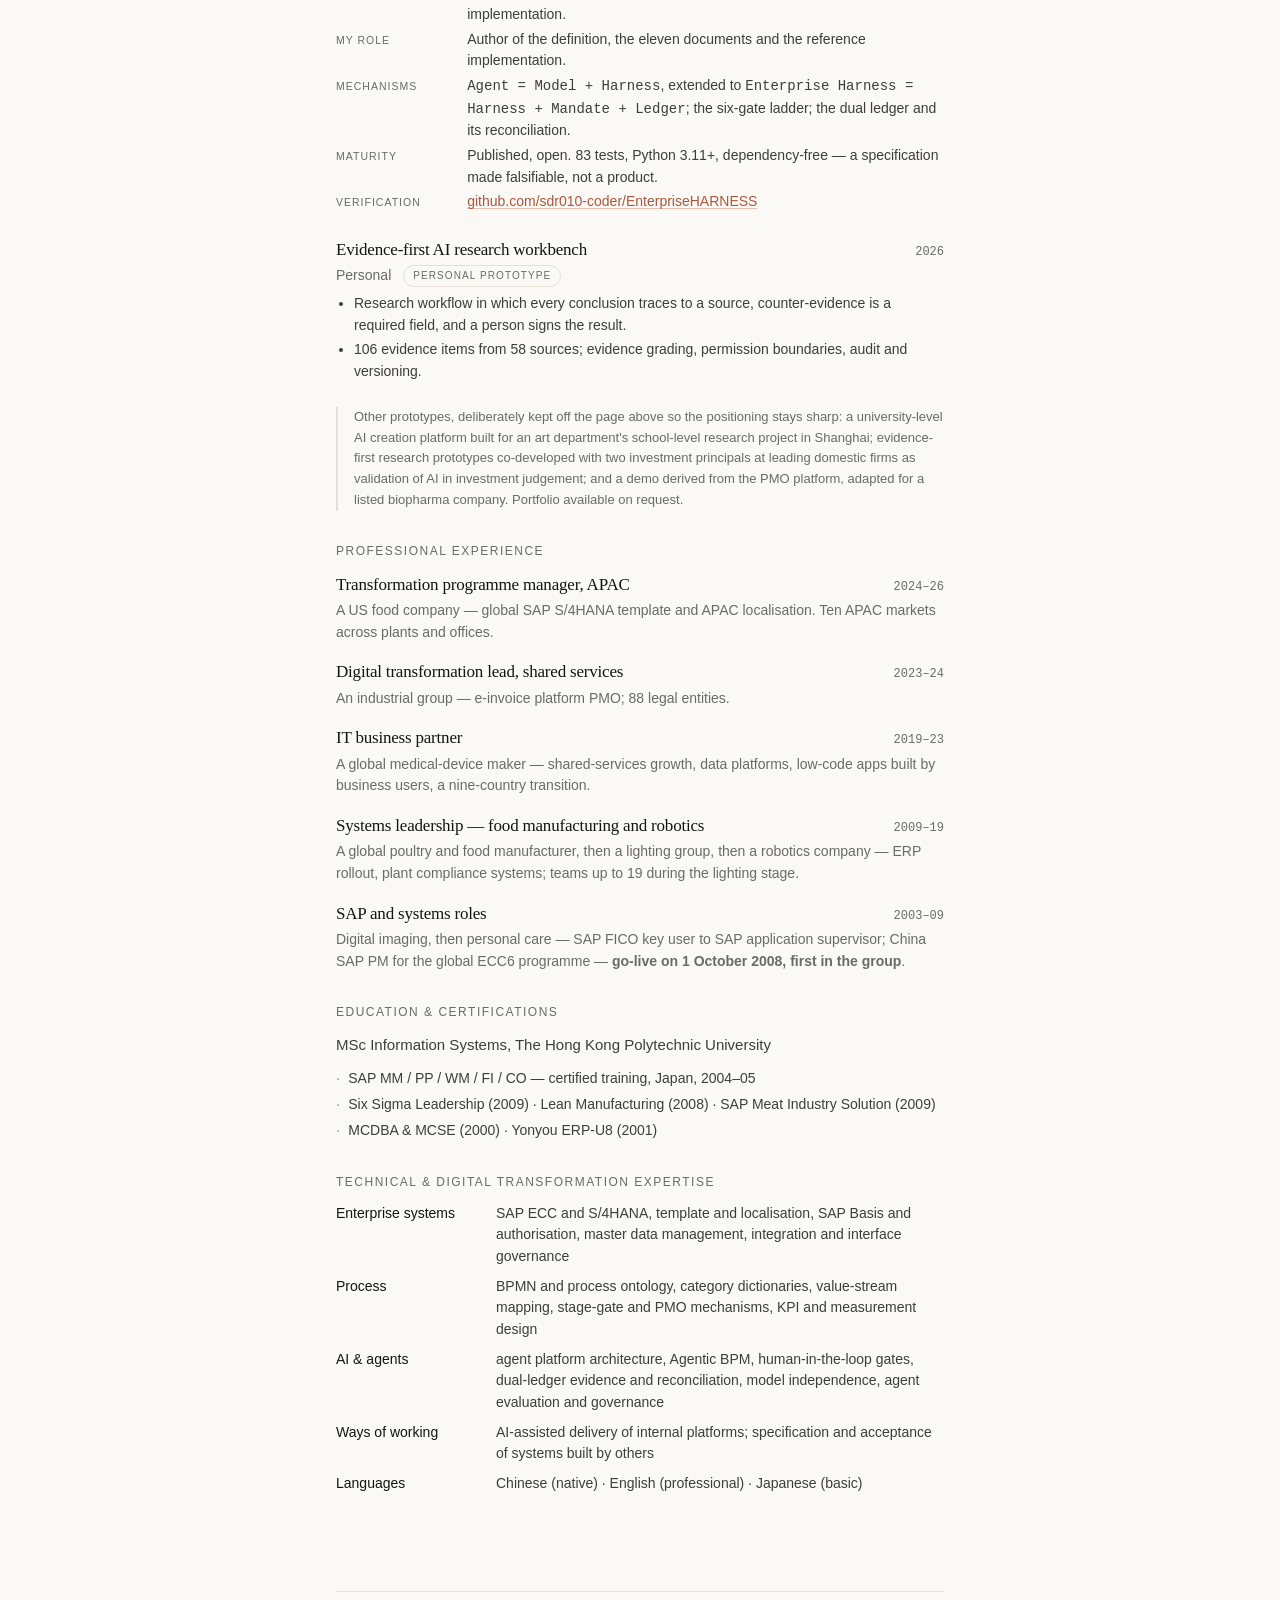
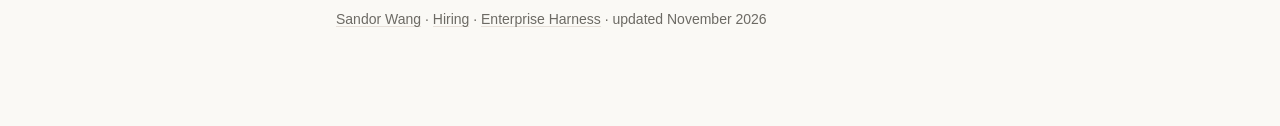
<file: cv.html>
<!DOCTYPE html>
<html lang="en">
<head>
<meta charset="utf-8">
<meta name="viewport" content="width=device-width, initial-scale=1">
<title>Sandor Wang — Enterprise AI Transformation &amp; Business Process Leader</title>
<meta name="description" content="CV of Sandor Wang: Enterprise AI Transformation and Business Process leader. 25+ years of multinational IT, ERP and business process transformation; a PMO platform delivered from zero to live in 4.5 months; agent-governance and Agentic BPM prototypes with explicit maturity labels.">
<meta name="author" content="Sandor Wang">
<link rel="canonical" href="https://sdr010-coder.github.io/cv.html">
<link rel="stylesheet" href="styles.css">
<meta property="og:type" content="profile">
<meta property="og:title" content="Sandor Wang — Enterprise AI Transformation &amp; Business Process Leader">
<meta property="og:description" content="25+ years of multinational IT, ERP and business transformation, extended into Agentic Business Process and enterprise agent governance.">
</head>
<body>
<div class="wrap">

<div class="cv-head">
  <h1>Sandor Wang</h1>
  <p class="cv-role" style="font-size:15px; color:var(--ink); margin-bottom:6px;">Enterprise AI Transformation &amp; Business Process Leader</p>
  <p class="cv-role">Global IT &nbsp;|&nbsp; ERP Transformation &nbsp;|&nbsp; Agentic Enterprise &nbsp;|&nbsp; Intelligent Business Operations</p>
  <p style="font-size:14px; color:var(--muted); margin:0;">
    Suzhou, China · Shanghai / Suzhou · relocation open to Hangzhou and Beijing ·
    <a href="https://sdr010-coder.github.io">sdr010-coder.github.io</a> ·
    <a href="https://github.com/sdr010-coder">github.com/sdr010-coder</a> ·
    <a href="hiring.html">What I am looking for</a> ·
    <a href="mailto:Sandor.wang@qq.com">Sandor.wang@qq.com</a> ·
    <a href="https://www.linkedin.com/in/sandor-wang/">LinkedIn</a> ·
    <a href="cv-zh.html">中文简历</a>
  </p>
</div>

<div class="cv-block">
  <h2>Executive profile</h2>
  <p>Twenty-five years inside multinational operations — food manufacturing, medical devices, medical imaging, personal care, industrial automation, lighting, robotics — running SAP programmes for two decades (R3 → ECC6 → S/4HANA), SAP project PMO, regional IT and the PMO that holds the timeline, the deliverables and the risk. I work where <strong>People, Process, Systems and Data</strong> meet, and I have spent the last two years extending that base into <strong>Enterprise AI</strong>: how an agent platform, an agentic process model and human approval become an operating capability rather than a demo.</p>
  <p>My differentiator is not AI engineering. It is knowing what a real enterprise process, organisation and system landscape look like — and therefore which AI ideas can be delivered, in what order, with which controls.</p>
</div>

<div class="cv-block">
  <h2>Core competencies</h2>
  <div class="cv-skill"><b>Enterprise AI</b><span>AI transformation strategy and sequencing, agent platform design, Agentic Business Process Management, human-in-the-loop approval gates, evidence and audit trails, model independence</span></div>
  <div class="cv-skill"><b>Transformation</b><span>PMO design and operation, portfolio and stage-gate governance, value-stream and process redesign, operating-model change, GBS and shared-services transition</span></div>
  <div class="cv-skill"><b>SAP project PMO</b><span>Two decades on the platform: R3 4.6C → ECC6 (global implementation, China PM) → ECC / S/4HANA → S/4HANA; global template and multi-country localisation, data migration and integration testing, Big Bang cutover, SAP Basis and authorisation, master data governance</span></div>
  <div class="cv-skill"><b>Delivery control</b><span>WBS, SOW, RACI, RAID and escalation, resource and budget management, SI and vendor management, regulated environments (FDA-SSOP, GMP, HACCP)</span></div>
  <div class="cv-skill"><b>Building</b><span>AI-assisted development of internal platforms end to end; specification, acceptance and governance of agent systems</span></div>
</div>

<div class="cv-block">
  <h2>Selected enterprise transformation achievements</h2>

  <div class="proj cv-item">
    <div class="line">
      <span class="title">PMO platform for a global SAP S/4HANA rollout</span>
      <span class="dates">2025–26</span>
    </div>
    <p class="org">As PMO, inside the programme <span class="tag ent">Enterprise delivery</span></p>
    <dl>
      <dt>Problem</dt><dd>Multi-country, multi-workstream SAP implementation governed through spreadsheets and meetings — no single source of truth for plan, risk, resources, budget or deliverables.</dd>
      <dt>Constraint</dt><dd>A commercial PPM suite was already in place. It did not carry this programme's category dictionary, WBS/SOW chain or escalation logic, and could not be changed at the speed the programme needed.</dd>
      <dt>My role</dt><dd>Programme PMO. I owned the process model, the definitions, the data design, the trade-offs and the acceptance. Built with AI-assisted development; the code stays with the programme.</dd>
      <dt>Mechanisms</dt><dd>Programme → Workstream → SOW → WBS → Deliverable → RAID → Escalation → tracker; a 455-item category dictionary (L1 6 · L2 61 · L3 388) as the shared vocabulary.</dd>
      <dt>Adoption</dt><dd>Used by the global programme PMO and as the vehicle for <strong>APAC process-owner readiness training across ten countries</strong> — the platform made PMO practice consistent before and during rollout, rather than only reporting on it. The category dictionary and data model carried the global template design and the localisation practice.</dd>
      <dt>Verification</dt><dd>56 business pages · 51 data tables · 119,000 lines · 1,485 processes and 4,759 process facts · 4 programmes, 53 WBS items, 24 deliverables, 13 RAID entries (4 escalated), 48 SOW lines, 44 resources, 25 workshops · zero to live in 4.5 months.</dd>
    </dl>
  </div>

  <div class="proj cv-item">
    <div class="line">
      <span class="title">Shared-services and regional transformation</span>
      <span class="dates">2019–24</span>
    </div>
    <p class="org">A global medical-device maker, then an industrial group <span class="tag ent">Enterprise delivery</span></p>
    <ul>
      <li>Shared-services centre growth from 22 to 500 people across three years; a nine-country shared-services transition completed in six months.</li>
      <li>Data platforms, low-code apps built by business users, and process automation adopted across business functions, not only inside IT.</li>
      <li>E-invoice platform PMO covering 88 legal entities.</li>
    </ul>
  </div>

  <div class="proj cv-item">
    <div class="line">
      <span class="title">Process and systems foundation — food manufacturing</span>
      <span class="dates">2009–19</span>
    </div>
    <p class="org">A global poultry and food manufacturer, then a lighting group, then a robotics company <span class="tag ent">Enterprise delivery</span></p>
    <ul>
      <li><b>IT lead for the farm-to-fork ecosystem</b> (including the new Nantong plant, Asia's most modern chicken slaughtering facility); ERP rollout and localisation across plants.</li>
      <li>Two plants under FDA-SSOP, GMP and HACCP; quality and compliance systems built into operations rather than bolted on.</li>
      <li>FDA-SSOP / GMP / HACCP in two plants; led e-HR for six legal entities and 12,000 staff (food stage).</li>
    </ul>
  </div>
</div>

<div class="cv-block">
  <h2>Selected AI &amp; agentic enterprise projects</h2>

  <p style="font-size:14px; color:var(--muted);">Maturity is stated for every project. Nothing here is described as a production deployment unless it was one.</p>

  <div class="proj cv-item">
    <div class="line">
      <span class="title">Enterprise Agent Platform — agent governance</span>
      <span class="dates">2026</span>
    </div>
    <p class="org">Personal <span class="tag">Proof of concept</span></p>
    <dl>
      <dt>Problem</dt><dd>An agent can be given capability long before an enterprise can decide <em>who may authorise it, what it may touch, and how anyone proves afterwards what it did</em>.</dd>
      <dt>Constraint</dt><dd>Workflow engines and AI copilots assume either that a human is present at every step, or that nothing needs approving. Neither survives contact with a regulated process.</dd>
      <dt>My role</dt><dd>Designer and builder — the process model, the governance model, and the working prototype.</dd>
      <dt>Mechanisms</dt><dd>Named-signer mandate with delegation and separation of duties; six fail-closed gates bound to version and parameter digest; a dual ledger (business facts plus hash-chained attestations) with reconciliation; approve, stop and audit as first-class operations.</dd>
      <dt>Maturity</dt><dd>Proof of concept, built in two weeks, with real review behind it. <strong>Zero scenarios released to production</strong> — at capture this was the build, not the release, and that distinction is exactly what the design exists to make visible.</dd>
      <dt>Validation</dt><dd>Discussed and tested with <strong>APAC process owners and IT business partners</strong>, then presented to the <strong>regional IT VP</strong> and to the <strong>global AI &amp; Data VP</strong> as a prototype of what AI transformation could look like. That executive review is why the maturity label is stated rather than implied.</dd>
      <dt>Verification</dt><dd>475 processes · 8-step delivery journey · 6 gates · dual ledger. 26 business scenarios across 6 agent workstreams; 191 EPM processes, 2,073 BPMN agent cells, 103 human roles.</dd>
    </dl>
  </div>

  <div class="proj cv-item">
    <div class="line">
      <span class="title">Agentic Business Process Management — end-to-end process redesign</span>
      <span class="dates">2026</span>
    </div>
    <p class="org">Personal <span class="tag">Proof of concept</span></p>
    <dl>
      <dt>Problem</dt><dd>AI adoption stalls at the task level because an enterprise governs processes, not prompts. The unit that needs redesign is the end-to-end process, with agents inside it.</dd>
      <dt>My role</dt><dd>Redesigned five end-to-end process families as agent-hosted flows: Source-to-Settle, Plan-to-Make, Make-to-Stock, Order-to-Cash and Finance.</dd>
      <dt>Mechanisms</dt><dd>Agent-to-process attachment points, human approval points, agent registry and activation, knowledge and governance modules — so an agent is an accountable process participant rather than a plugin.</dd>
      <dt>Maturity</dt><dd>Proof of concept; prototype interfaces only.</dd>
      <dt>Verification</dt><dd>26 scenarios, 6 workstreams and 103 human roles modelled; captured in the platform screenshots on <a href="building/enterprise-harness.html">the project page</a>.</dd>
    </dl>
  </div>

  <div class="proj cv-item">
    <div class="line">
      <span class="title">Enterprise Harness — published definition and reference implementation</span>
      <span class="dates">2026</span>
    </div>
    <p class="org">Personal, open <span class="tag">Personal prototype</span></p>
    <dl>
      <dt>Problem</dt><dd>Everyone defines what an agent is; almost nobody defines what makes its work <em>acceptable</em> to an enterprise. That layer had no name and no reference implementation.</dd>
      <dt>My role</dt><dd>Author of the definition, the eleven documents and the reference implementation.</dd>
      <dt>Mechanisms</dt><dd><code>Agent = Model + Harness</code>, extended to <code>Enterprise Harness = Harness + Mandate + Ledger</code>; the six-gate ladder; the dual ledger and its reconciliation.</dd>
      <dt>Maturity</dt><dd>Published, open. 83 tests, Python 3.11+, dependency-free — a specification made falsifiable, not a product.</dd>
      <dt>Verification</dt><dd><a href="https://github.com/sdr010-coder/EnterpriseHARNESS">github.com/sdr010-coder/EnterpriseHARNESS</a></dd>
    </dl>
  </div>

  <div class="proj cv-item">
    <div class="line">
      <span class="title">Evidence-first AI research workbench</span>
      <span class="dates">2026</span>
    </div>
    <p class="org">Personal <span class="tag">Personal prototype</span></p>
    <ul>
      <li>Research workflow in which every conclusion traces to a source, counter-evidence is a required field, and a person signs the result.</li>
      <li>106 evidence items from 58 sources; evidence grading, permission boundaries, audit and versioning.</li>
    </ul>
  </div>

  <p class="cv-note">Other prototypes, deliberately kept off the page above so the positioning stays sharp: a university-level AI creation platform built for an art department's school-level research project in Shanghai; evidence-first research prototypes co-developed with two investment principals at leading domestic firms as validation of AI in investment judgement; and a demo derived from the PMO platform, adapted for a listed biopharma company. Portfolio available on request.</p>
</div>

<div class="cv-block">
  <h2>Professional experience</h2>

  <div class="cv-item">
    <div class="line"><span class="title">Transformation programme manager, APAC</span><span class="dates">2024–26</span></div>
    <p class="org">A US food company — global SAP S/4HANA template and APAC localisation. Ten APAC markets across plants and offices.</p>
  </div>

  <div class="cv-item">
    <div class="line"><span class="title">Digital transformation lead, shared services</span><span class="dates">2023–24</span></div>
    <p class="org">An industrial group — e-invoice platform PMO; 88 legal entities.</p>
  </div>

  <div class="cv-item">
    <div class="line"><span class="title">IT business partner</span><span class="dates">2019–23</span></div>
    <p class="org">A global medical-device maker — shared-services growth, data platforms, low-code apps built by business users, a nine-country transition.</p>
  </div>

  <div class="cv-item">
    <div class="line"><span class="title">Systems leadership — food manufacturing and robotics</span><span class="dates">2009–19</span></div>
    <p class="org">A global poultry and food manufacturer, then a lighting group, then a robotics company — ERP rollout, plant compliance systems; teams up to 19 during the lighting stage.</p>
  </div>

  <div class="cv-item">
    <div class="line"><span class="title">SAP and systems roles</span><span class="dates">2003–09</span></div>
    <p class="org">Digital imaging, then personal care — SAP FICO key user to SAP application supervisor; China SAP PM for the global ECC6 programme — <b>go-live on 1 October 2008, first in the group</b>.</p>
  </div>
</div>

<div class="cv-block">
  <h2>Education &amp; certifications</h2>
  <p style="font-size:15px; margin:0 0 10px;">MSc Information Systems, The Hong Kong Polytechnic University</p>
  <ul class="roles" style="margin-bottom:0;">
    <li>SAP MM / PP / WM / FI / CO — certified training, Japan, 2004–05</li>
    <li>Six Sigma Leadership (2009) · Lean Manufacturing (2008) · SAP Meat Industry Solution (2009)</li>
    <li>MCDBA &amp; MCSE (2000) · Yonyou ERP-U8 (2001)</li>
  </ul>
</div>

<div class="cv-block">
  <h2>Technical &amp; digital transformation expertise</h2>
  <div class="cv-skill"><b>Enterprise systems</b><span>SAP ECC and S/4HANA, template and localisation, SAP Basis and authorisation, master data management, integration and interface governance</span></div>
  <div class="cv-skill"><b>Process</b><span>BPMN and process ontology, category dictionaries, value-stream mapping, stage-gate and PMO mechanisms, KPI and measurement design</span></div>
  <div class="cv-skill"><b>AI &amp; agents</b><span>agent platform architecture, Agentic BPM, human-in-the-loop gates, dual-ledger evidence and reconciliation, model independence, agent evaluation and governance</span></div>
  <div class="cv-skill"><b>Ways of working</b><span>AI-assisted delivery of internal platforms; specification and acceptance of systems built by others</span></div>
  <div class="cv-skill"><b>Languages</b><span>Chinese (native) · English (professional) · Japanese (basic)</span></div>
</div>

<hr>

<footer>
  <a href="index.html">Sandor Wang</a> · <a href="hiring.html">Hiring</a> · <a href="building/enterprise-harness.html">Enterprise Harness</a> · updated November 2026
</footer>

</div>
</body>
</html>
</file>
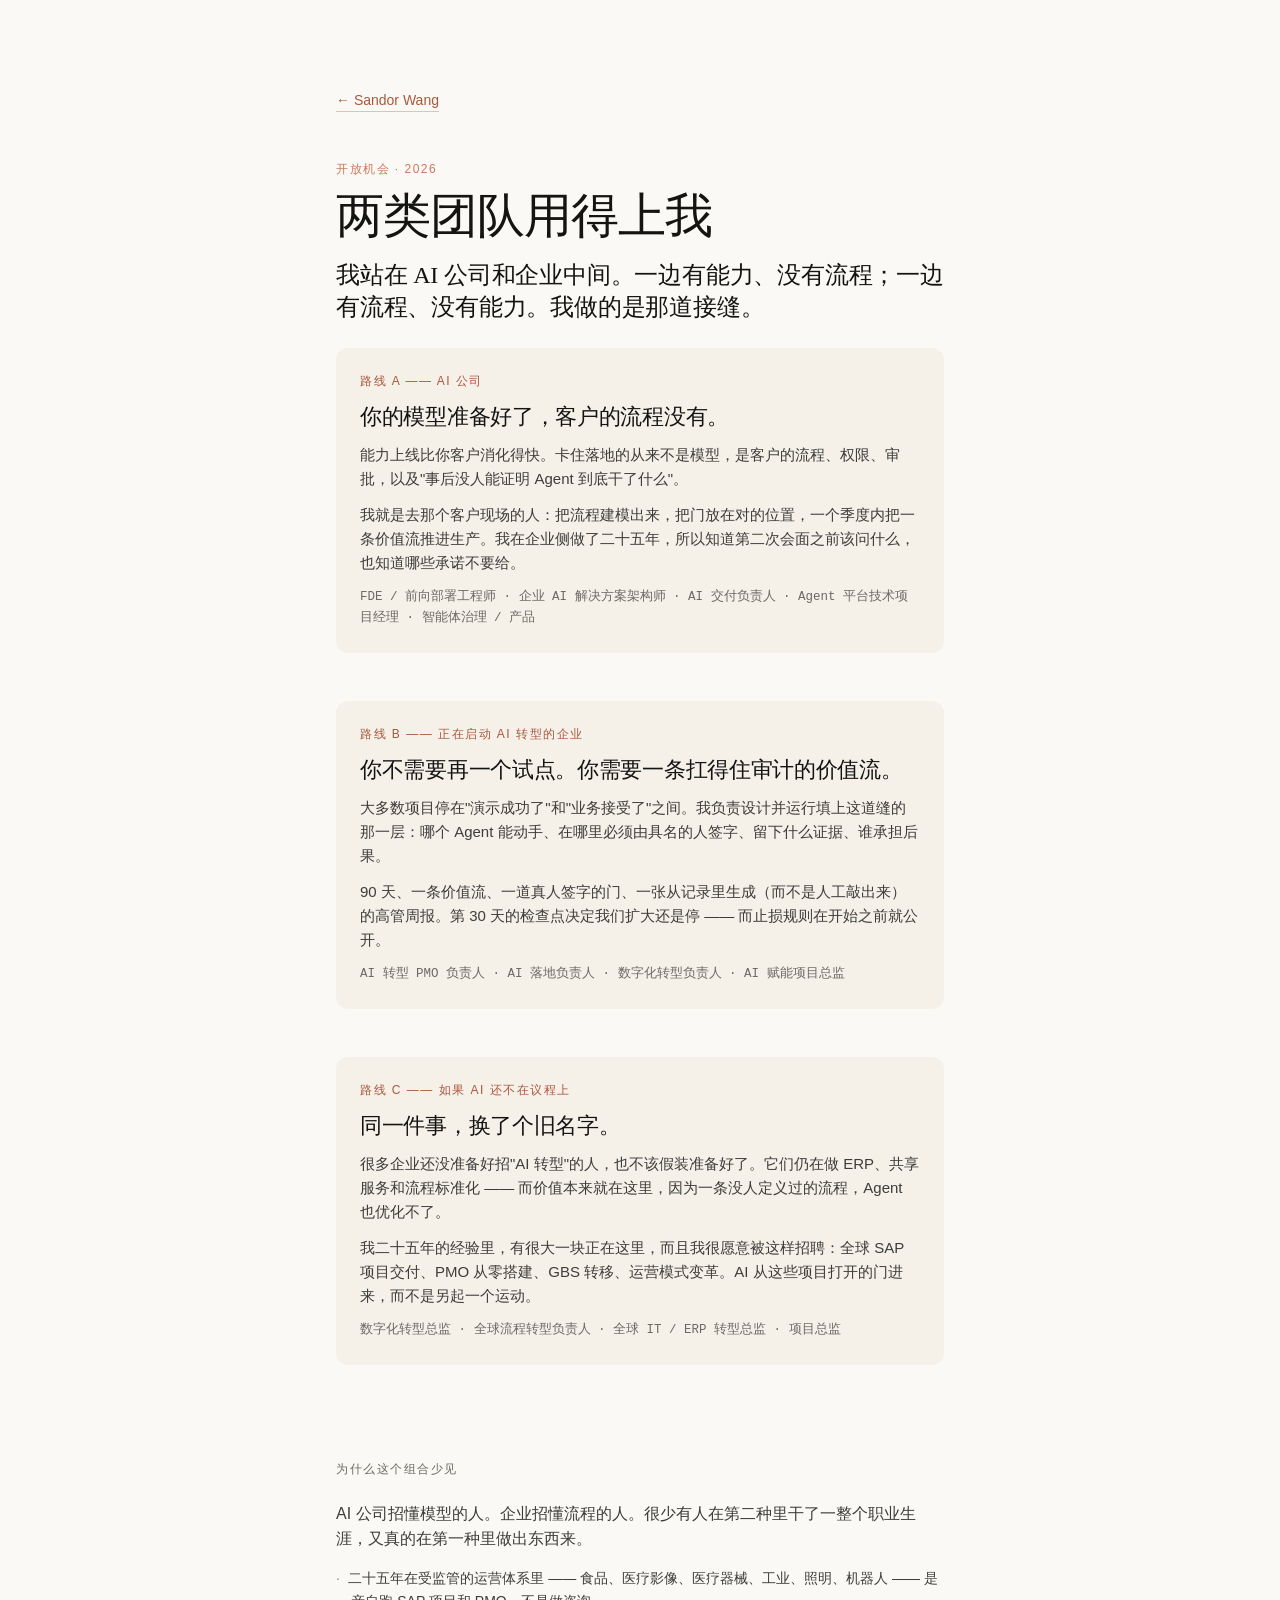
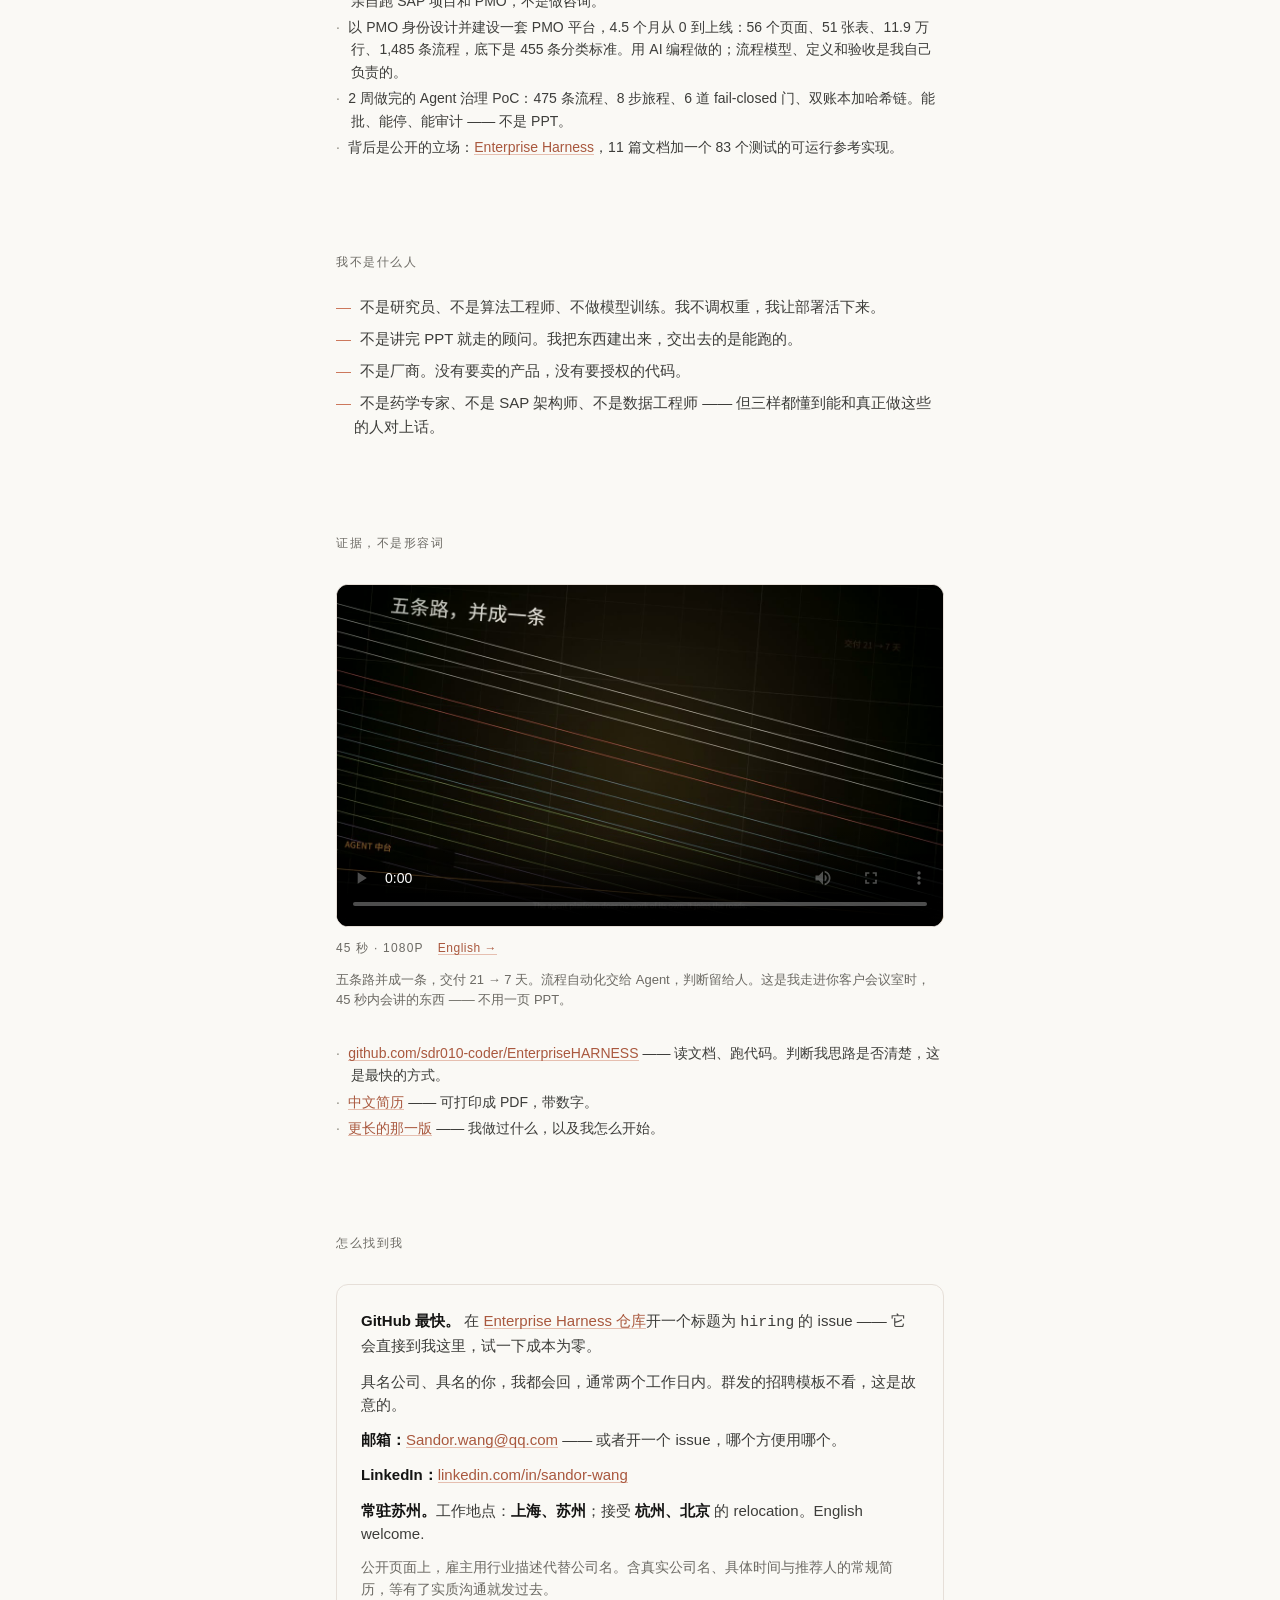
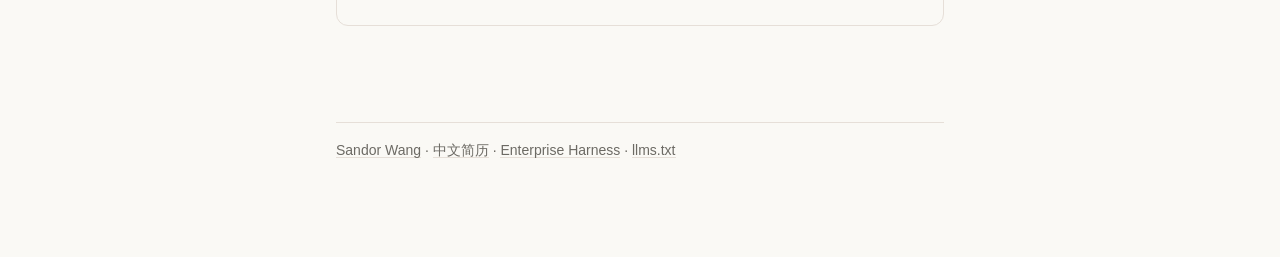
<file: hiring-zh.html>
<!DOCTYPE html>
<html lang="zh-CN">
<head>
<meta charset="utf-8">
<meta name="viewport" content="width=device-width, initial-scale=1">
<title>招我 / 合作 — Sandor Wang · AI 转型 PMO · 企业 AI 交付</title>
<meta name="description" content="Sandor Wang 开放两类岗位：AI 公司的企业交付 / 解决方案 / FDE 方向，或企业内部的 AI 转型 PMO 负责人。25 年企业流程转型，4.5 个月把 PMO 平台从 0 做到上线，2 周把 Agent 治理做成能批、能停、能审计的系统。">
<meta name="keywords" content="AI 转型 PMO, 企业 AI 落地, AI 项目经理, 智能体治理, 解决方案架构师, 交付负责人, 数字化转型负责人, FDE, forward deployed, PMO 负责人">
<meta name="author" content="Sandor Wang">
<link rel="canonical" href="https://sdr010-coder.github.io/hiring-zh.html">
<link rel="stylesheet" href="styles.css">
<link rel="alternate" hreflang="en" href="hiring.html">
</head>
<body>
<div class="wrap">

<a class="back" href="zh.html">← Sandor Wang</a>

<p class="kicker">开放机会 · 2026</p>

<h1>两类团队用得上我</h1>

<p class="lead">我站在 AI 公司和企业中间。一边有能力、没有流程；一边有流程、没有能力。我做的是那道接缝。</p>

<div class="track" id="track-a">
  <p class="who">路线 A —— AI 公司</p>
  <h3>你的模型准备好了，客户的流程没有。</h3>
  <p>能力上线比你客户消化得快。卡住落地的从来不是模型，是客户的流程、权限、审批，以及"事后没人能证明 Agent 到底干了什么"。</p>
  <p>我就是去那个客户现场的人：把流程建模出来，把门放在对的位置，一个季度内把一条价值流推进生产。我在企业侧做了二十五年，所以知道第二次会面之前该问什么，也知道哪些承诺不要给。</p>
  <p class="role">FDE / 前向部署工程师 · 企业 AI 解决方案架构师 · AI 交付负责人 · Agent 平台技术项目经理 · 智能体治理 / 产品</p>
</div>

<div class="track" id="track-b">
  <p class="who">路线 B —— 正在启动 AI 转型的企业</p>
  <h3>你不需要再一个试点。你需要一条扛得住审计的价值流。</h3>
  <p>大多数项目停在"演示成功了"和"业务接受了"之间。我负责设计并运行填上这道缝的那一层：哪个 Agent 能动手、在哪里必须由具名的人签字、留下什么证据、谁承担后果。</p>
  <p>90 天、一条价值流、一道真人签字的门、一张从记录里生成（而不是人工敲出来）的高管周报。第 30 天的检查点决定我们扩大还是停 —— 而止损规则在开始之前就公开。</p>
  <p class="role">AI 转型 PMO 负责人 · AI 落地负责人 · 数字化转型负责人 · AI 赋能项目总监</p>
</div>

<div class="track" id="track-c">
  <p class="who">路线 C —— 如果 AI 还不在议程上</p>
  <h3>同一件事，换了个旧名字。</h3>
  <p>很多企业还没准备好招"AI 转型"的人，也不该假装准备好了。它们仍在做 ERP、共享服务和流程标准化 —— 而价值本来就在这里，因为一条没人定义过的流程，Agent 也优化不了。</p>
  <p>我二十五年的经验里，有很大一块正在这里，而且我很愿意被这样招聘：全球 SAP 项目交付、PMO 从零搭建、GBS 转移、运营模式变革。AI 从这些项目打开的门进来，而不是另起一个运动。</p>
  <p class="role">数字化转型总监 · 全球流程转型负责人 · 全球 IT / ERP 转型总监 · 项目总监</p>
</div>

<h2>为什么这个组合少见</h2>

<p>AI 公司招懂模型的人。企业招懂流程的人。很少有人在第二种里干了一整个职业生涯，又真的在第一种里做出东西来。</p>

<ul class="roles">
  <li>二十五年在受监管的运营体系里 —— 食品、医疗影像、医疗器械、工业、照明、机器人 —— 是亲自跑 SAP 项目和 PMO，不是做咨询。</li>
  <li>以 PMO 身份设计并建设一套 PMO 平台，4.5 个月从 0 到上线：56 个页面、51 张表、11.9 万行、1,485 条流程，底下是 455 条分类标准。用 AI 编程做的；流程模型、定义和验收是我自己负责的。</li>
  <li>2 周做完的 Agent 治理 PoC：475 条流程、8 步旅程、6 道 fail-closed 门、双账本加哈希链。能批、能停、能审计 —— 不是 PPT。</li>
  <li>背后是公开的立场：<a href="building/enterprise-harness.html">Enterprise Harness</a>，11 篇文档加一个 83 个测试的可运行参考实现。</li>
</ul>

<h2>我不是什么人</h2>

<ul class="no-list">
  <li>不是研究员、不是算法工程师、不做模型训练。我不调权重，我让部署活下来。</li>
  <li>不是讲完 PPT 就走的顾问。我把东西建出来，交出去的是能跑的。</li>
  <li>不是厂商。没有要卖的产品，没有要授权的代码。</li>
  <li>不是药学专家、不是 SAP 架构师、不是数据工程师 —— 但三样都懂到能和真正做这些的人对上话。</li>
</ul>

<h2>证据，不是形容词</h2>

<figure class="shot film">
  <video controls preload="metadata" playsinline poster="assets/video/poster-zh.jpg">
    <source src="assets/video/agent-platform-zh.mp4" type="video/mp4">
    你的浏览器不支持视频。<a href="assets/video/agent-platform-zh.mp4">下载短片</a>。
  </video>
  <div class="film-meta">
    <span>45 秒 · 1080p</span>
    <span class="alt"><a href="hiring.html">English →</a></span>
  </div>
  <figcaption>五条路并成一条，交付 21 → 7 天。流程自动化交给 Agent，判断留给人。这是我走进你客户会议室时，45 秒内会讲的东西 —— 不用一页 PPT。</figcaption>
</figure>

<ul class="roles">
  <li><a href="https://github.com/sdr010-coder/EnterpriseHARNESS">github.com/sdr010-coder/EnterpriseHARNESS</a> —— 读文档、跑代码。判断我思路是否清楚，这是最快的方式。</li>
  <li><a href="cv-zh.html">中文简历</a> —— 可打印成 PDF，带数字。</li>
  <li><a href="zh.html">更长的那一版</a> —— 我做过什么，以及我怎么开始。</li>
</ul>

<h2>怎么找到我</h2>

<div class="contact-card">
  <p><strong>GitHub 最快。</strong> 在 <a href="https://github.com/sdr010-coder/EnterpriseHARNESS/issues">Enterprise Harness 仓库</a>开一个标题为 <code>hiring</code> 的 issue —— 它会直接到我这里，试一下成本为零。</p>
  <p>具名公司、具名的你，我都会回，通常两个工作日内。群发的招聘模板不看，这是故意的。</p>
  <p><strong>邮箱：</strong><a href="mailto:Sandor.wang@qq.com">Sandor.wang@qq.com</a> —— 或者开一个 issue，哪个方便用哪个。</p>
  <p><strong>LinkedIn：</strong><a href="https://www.linkedin.com/in/sandor-wang/">linkedin.com/in/sandor-wang</a></p>
  <p><strong>常驻苏州。</strong>工作地点：<strong>上海、苏州</strong>；接受 <strong>杭州、北京</strong> 的 relocation。English welcome.</p>
  <p style="font-size:14px; color:var(--muted); margin-bottom:0;">公开页面上，雇主用行业描述代替公司名。含真实公司名、具体时间与推荐人的常规简历，等有了实质沟通就发过去。</p>
</div>

<hr>

<footer>
  <a href="zh.html">Sandor Wang</a> · <a href="cv-zh.html">中文简历</a> · <a href="building/enterprise-harness.html">Enterprise Harness</a> · <a href="llms.txt">llms.txt</a>
</footer>

</div>
</body>
</html>
</file>
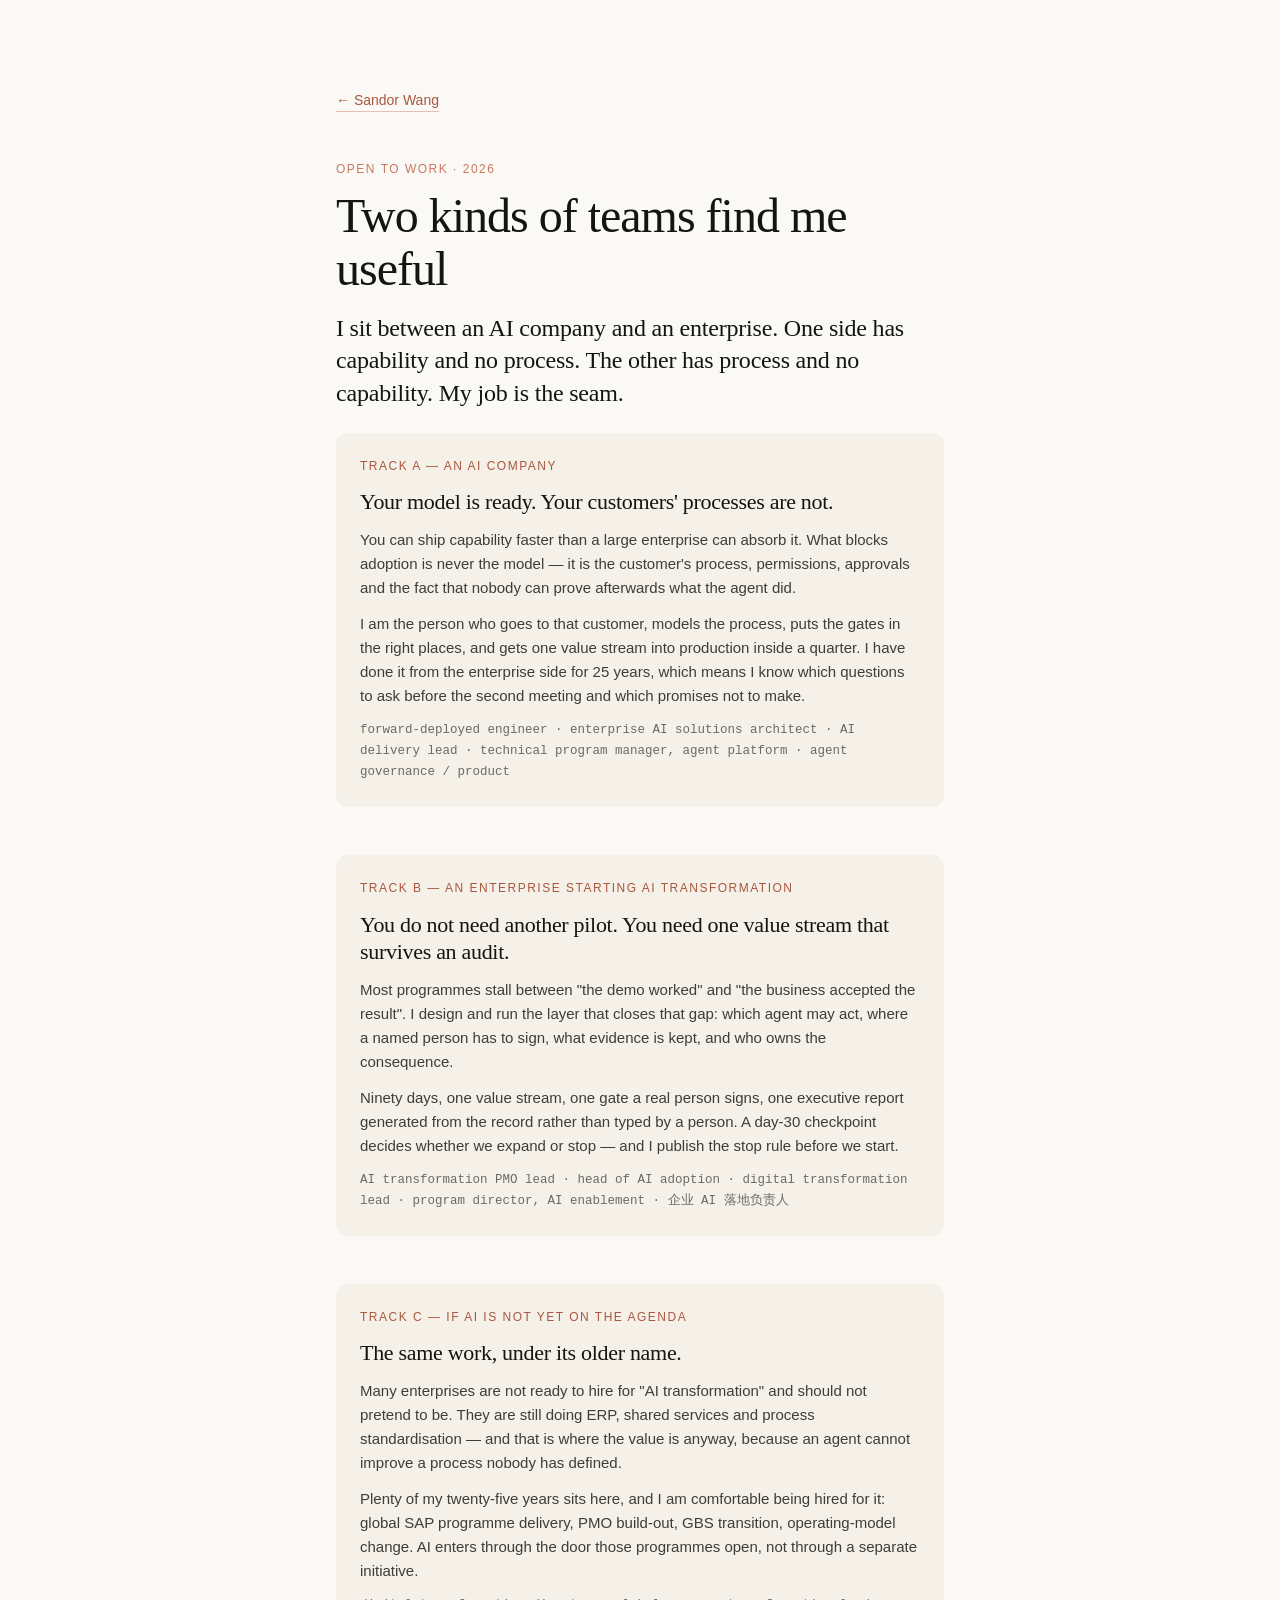
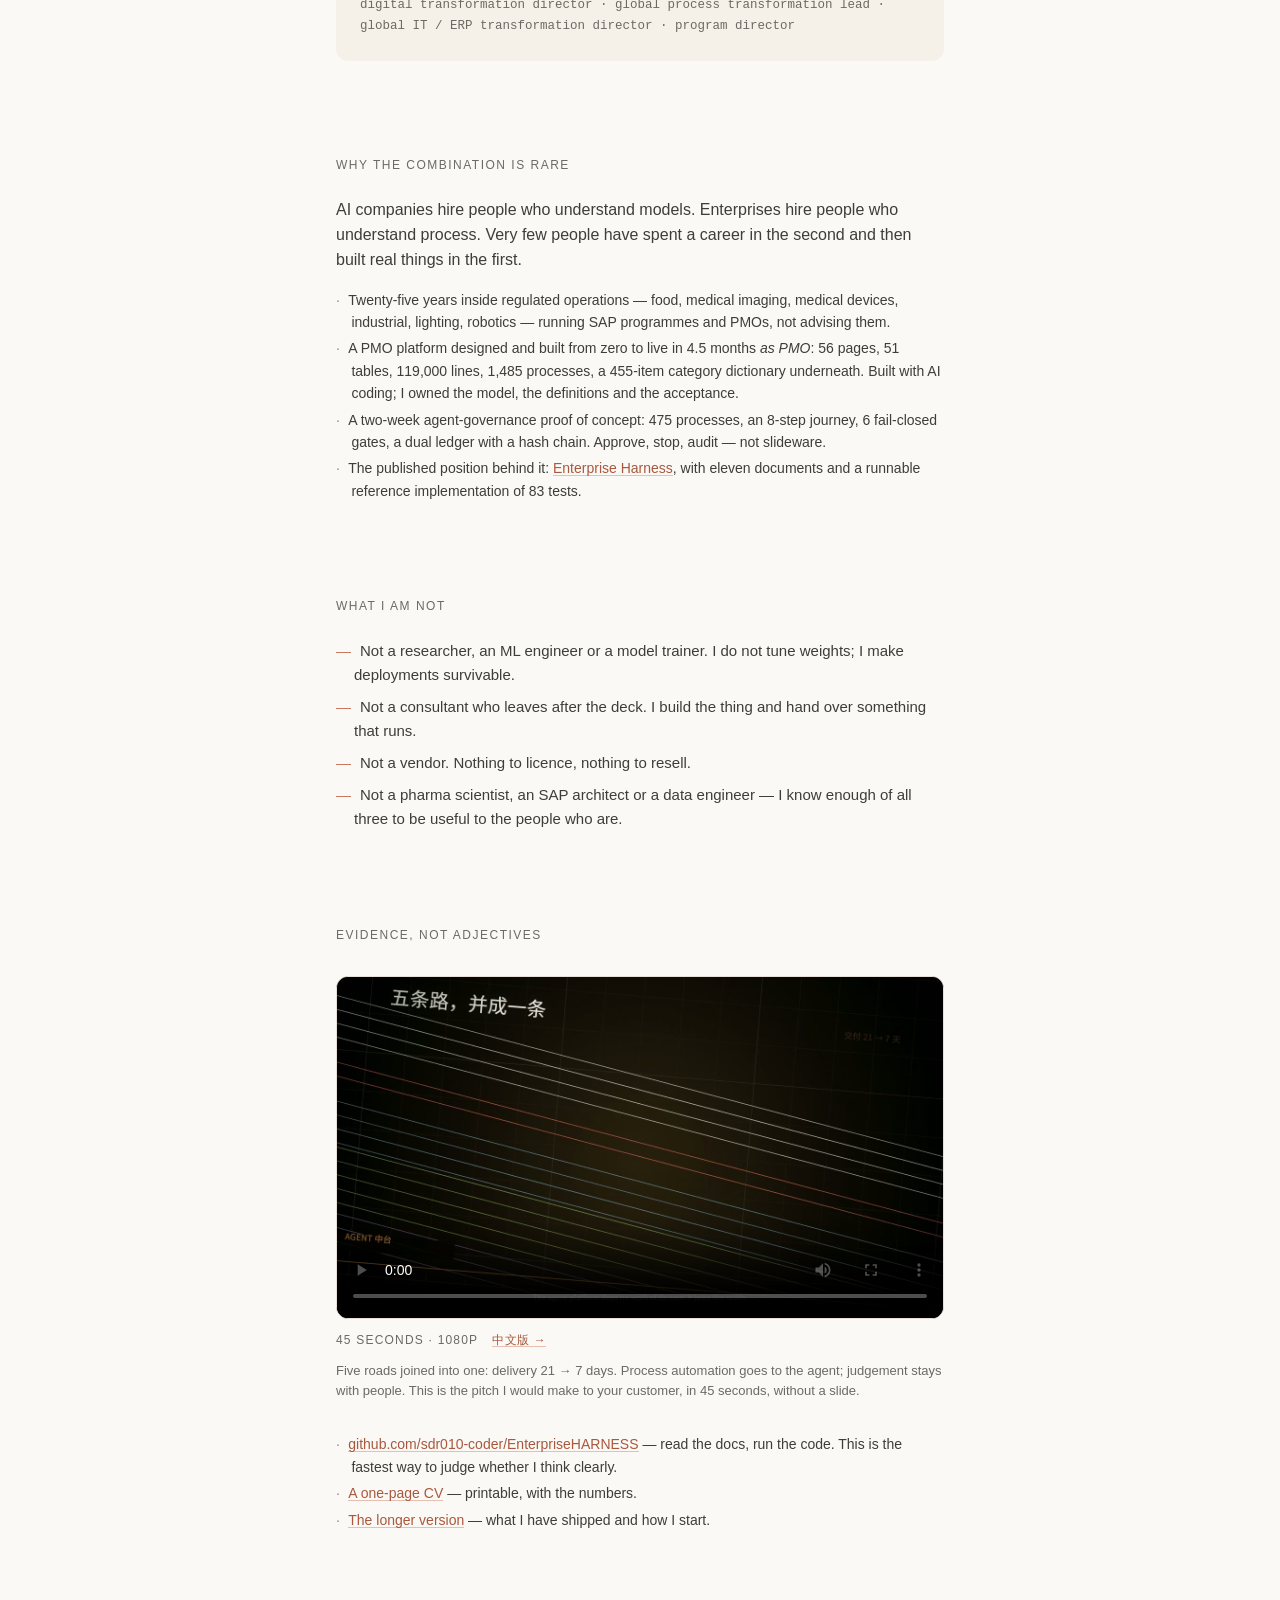
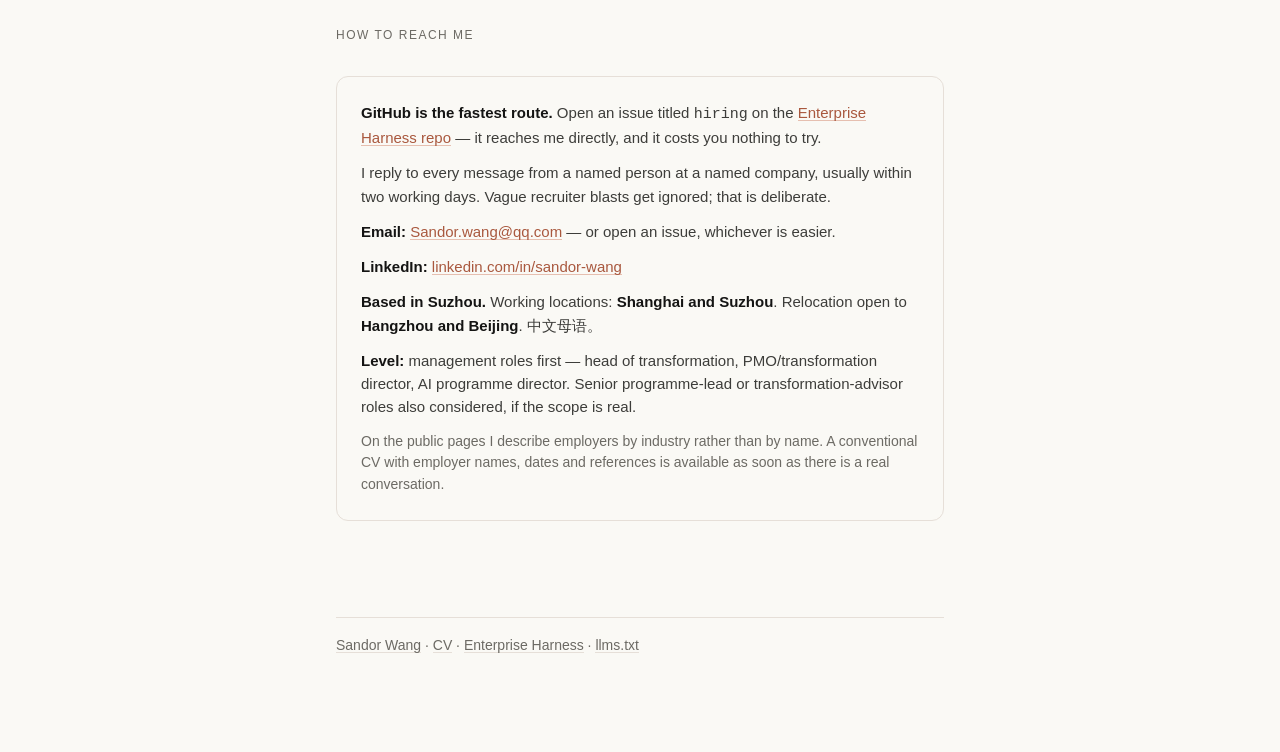
<file: hiring.html>
<!DOCTYPE html>
<html lang="en">
<head>
<meta charset="utf-8">
<meta name="viewport" content="width=device-width, initial-scale=1">
<title>Hiring — Sandor Wang · AI transformation PMO · forward-deployed AI delivery</title>
<meta name="description" content="Sandor Wang is open to two roles: forward-deployed / enterprise AI delivery at an AI company, or AI transformation PMO leadership inside an enterprise. 25+ years of process transformation, 4.5 months from zero to a live PMO platform, 2 weeks to make agents governable.">
<meta name="author" content="Sandor Wang">
<link rel="canonical" href="https://sdr010-coder.github.io/hiring.html">
<link rel="stylesheet" href="styles.css">
<link rel="alternate" type="text/markdown" href="hiring.md">
<meta property="og:type" content="article">
<meta property="og:title" content="Hiring — Sandor Wang">
<meta property="og:description" content="Two roles: forward-deployed enterprise AI delivery at an AI company, or AI transformation PMO leadership inside an enterprise.">
<meta property="og:url" content="https://sdr010-coder.github.io/hiring.html">

<script type="application/ld+json">
{
  "@context": "https://schema.org",
  "@type": "Person",
  "name": "Sandor Wang",
  "url": "https://sdr010-coder.github.io/",
  "email": "Sandor.wang@qq.com",
  "sameAs": ["https://github.com/sdr010-coder", "https://www.linkedin.com/in/sandor-wang/"],
  "jobTitle": "AI transformation PMO lead · enterprise AI delivery",
  "seeks": {
    "@type": "Demand",
    "name": "Forward-deployed / enterprise AI delivery role at an AI company, or AI transformation PMO leadership inside an enterprise",
    "description": "Roles combining enterprise process transformation with hands-on AI agent delivery: forward-deployed engineer, AI solutions architect, enterprise AI delivery lead, AI transformation PMO lead, head of AI adoption.",
    "availabilityStarts": "2026-11-16",
    "areaServed": ["Shanghai", "Suzhou", "Hangzhou", "Beijing"]
  },
  "knowsAbout": [
    "AI transformation", "AI adoption", "enterprise AI", "enterprise agent delivery",
    "agent governance", "AI PMO", "AI project management", "forward deployed engineering",
    "digital transformation", "process transformation", "process mining", "process ontology",
    "PMO transformation", "program management", "SAP S/4HANA program delivery",
    "human-in-the-loop", "audit trail", "regulated industry", "pharma", "manufacturing",
    "AI 转型", "企业 AI 落地", "智能体治理", "数字化转构", "数字化转型", "流程治理"
  ]
}
</script>
</head>
<body>
<div class="wrap">

<a class="back" href="index.html">← Sandor Wang</a>

<p class="kicker">Open to work · 2026</p>

<h1>Two kinds of teams find me useful</h1>

<p class="lead">I sit between an AI company and an enterprise. One side has capability and no process. The other has process and no capability. My job is the seam.</p>

<div class="track" id="track-a">
  <p class="who">Track A — an AI company</p>
  <h3>Your model is ready. Your customers' processes are not.</h3>
  <p>You can ship capability faster than a large enterprise can absorb it. What blocks adoption is never the model — it is the customer's process, permissions, approvals and the fact that nobody can prove afterwards what the agent did.</p>
  <p>I am the person who goes to that customer, models the process, puts the gates in the right places, and gets one value stream into production inside a quarter. I have done it from the enterprise side for 25 years, which means I know which questions to ask before the second meeting and which promises not to make.</p>
  <p class="role">forward-deployed engineer · enterprise AI solutions architect · AI delivery lead · technical program manager, agent platform · agent governance / product</p>
</div>

<div class="track" id="track-b">
  <p class="who">Track B — an enterprise starting AI transformation</p>
  <h3>You do not need another pilot. You need one value stream that survives an audit.</h3>
  <p>Most programmes stall between "the demo worked" and "the business accepted the result". I design and run the layer that closes that gap: which agent may act, where a named person has to sign, what evidence is kept, and who owns the consequence.</p>
  <p>Ninety days, one value stream, one gate a real person signs, one executive report generated from the record rather than typed by a person. A day-30 checkpoint decides whether we expand or stop — and I publish the stop rule before we start.</p>
  <p class="role">AI transformation PMO lead · head of AI adoption · digital transformation lead · program director, AI enablement · 企业 AI 落地负责人</p>
</div>

<div class="track" id="track-c">
  <p class="who">Track C — if AI is not yet on the agenda</p>
  <h3>The same work, under its older name.</h3>
  <p>Many enterprises are not ready to hire for "AI transformation" and should not pretend to be. They are still doing ERP, shared services and process standardisation — and that is where the value is anyway, because an agent cannot improve a process nobody has defined.</p>
  <p>Plenty of my twenty-five years sits here, and I am comfortable being hired for it: global SAP programme delivery, PMO build-out, GBS transition, operating-model change. AI enters through the door those programmes open, not through a separate initiative.</p>
  <p class="role">digital transformation director · global process transformation lead · global IT / ERP transformation director · program director</p>
</div>

<h2>Why the combination is rare</h2>

<p>AI companies hire people who understand models. Enterprises hire people who understand process. Very few people have spent a career in the second and then built real things in the first.</p>

<ul class="roles">
  <li>Twenty-five years inside regulated operations — food, medical imaging, medical devices, industrial, lighting, robotics — running SAP programmes and PMOs, not advising them.</li>
  <li>A PMO platform designed and built from zero to live in 4.5 months <em>as PMO</em>: 56 pages, 51 tables, 119,000 lines, 1,485 processes, a 455-item category dictionary underneath. Built with AI coding; I owned the model, the definitions and the acceptance.</li>
  <li>A two-week agent-governance proof of concept: 475 processes, an 8-step journey, 6 fail-closed gates, a dual ledger with a hash chain. Approve, stop, audit — not slideware.</li>
  <li>The published position behind it: <a href="building/enterprise-harness.html">Enterprise Harness</a>, with eleven documents and a runnable reference implementation of 83 tests.</li>
</ul>

<h2>What I am not</h2>

<ul class="no-list">
  <li>Not a researcher, an ML engineer or a model trainer. I do not tune weights; I make deployments survivable.</li>
  <li>Not a consultant who leaves after the deck. I build the thing and hand over something that runs.</li>
  <li>Not a vendor. Nothing to licence, nothing to resell.</li>
  <li>Not a pharma scientist, an SAP architect or a data engineer — I know enough of all three to be useful to the people who are.</li>
</ul>

<h2>Evidence, not adjectives</h2>

<figure class="shot film">
  <video controls preload="metadata" playsinline poster="assets/video/poster-en.jpg">
    <source src="assets/video/agent-platform-en.mp4" type="video/mp4">
    Your browser does not support video. <a href="assets/video/agent-platform-en.mp4">Download the film</a>.
  </video>
  <div class="film-meta">
    <span>45 seconds · 1080p</span>
    <span class="alt"><a href="hiring-zh.html">中文版 →</a></span>
  </div>
  <figcaption>Five roads joined into one: delivery 21 → 7 days. Process automation goes to the agent; judgement stays with people. This is the pitch I would make to your customer, in 45 seconds, without a slide.</figcaption>
</figure>

<ul class="roles">
  <li><a href="https://github.com/sdr010-coder/EnterpriseHARNESS">github.com/sdr010-coder/EnterpriseHARNESS</a> — read the docs, run the code. This is the fastest way to judge whether I think clearly.</li>
  <li><a href="cv.html">A one-page CV</a> — printable, with the numbers.</li>
  <li><a href="index.html">The longer version</a> — what I have shipped and how I start.</li>
</ul>

<h2>How to reach me</h2>

<div class="contact-card">
  <p><strong>GitHub is the fastest route.</strong> Open an issue titled <code>hiring</code> on the <a href="https://github.com/sdr010-coder/EnterpriseHARNESS/issues">Enterprise Harness repo</a> — it reaches me directly, and it costs you nothing to try.</p>
  <p>I reply to every message from a named person at a named company, usually within two working days. Vague recruiter blasts get ignored; that is deliberate.</p>
  <p><strong>Email:</strong> <a href="mailto:Sandor.wang@qq.com">Sandor.wang@qq.com</a> — or open an issue, whichever is easier.</p>
  <p><strong>LinkedIn:</strong> <a href="https://www.linkedin.com/in/sandor-wang/">linkedin.com/in/sandor-wang</a></p>
  <p><strong>Based in Suzhou.</strong> Working locations: <strong>Shanghai and Suzhou</strong>. Relocation open to <strong>Hangzhou and Beijing</strong>. 中文母语。</p>
  <p><strong>Level:</strong> management roles first — head of transformation, PMO/transformation director, AI programme director. Senior programme-lead or transformation-advisor roles also considered, if the scope is real.</p>
  <p style="font-size:14px; color:var(--muted); margin-bottom:0;">On the public pages I describe employers by industry rather than by name. A conventional CV with employer names, dates and references is available as soon as there is a real conversation.</p>
</div>

<hr>

<footer>
  <a href="index.html">Sandor Wang</a> · <a href="cv.html">CV</a> · <a href="building/enterprise-harness.html">Enterprise Harness</a> · <a href="llms.txt">llms.txt</a>
</footer>

</div>
</body>
</html>
</file>
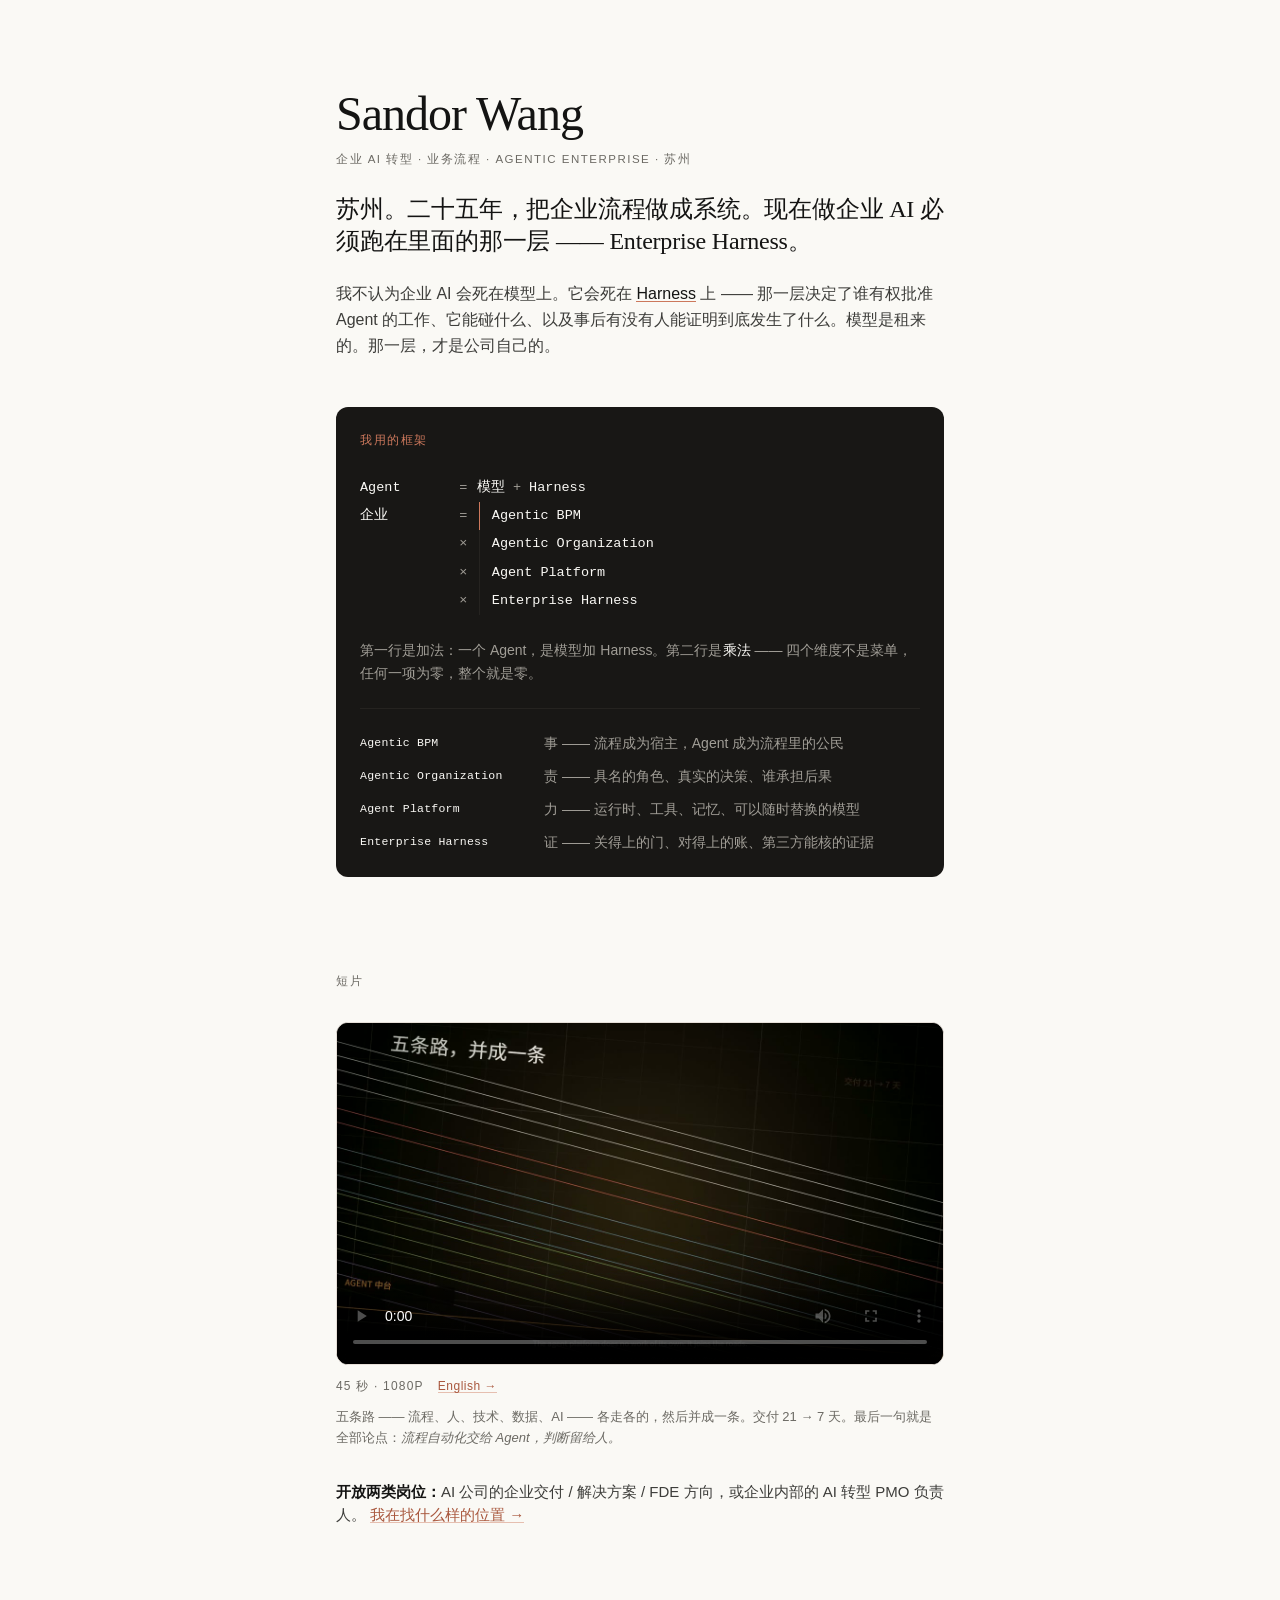
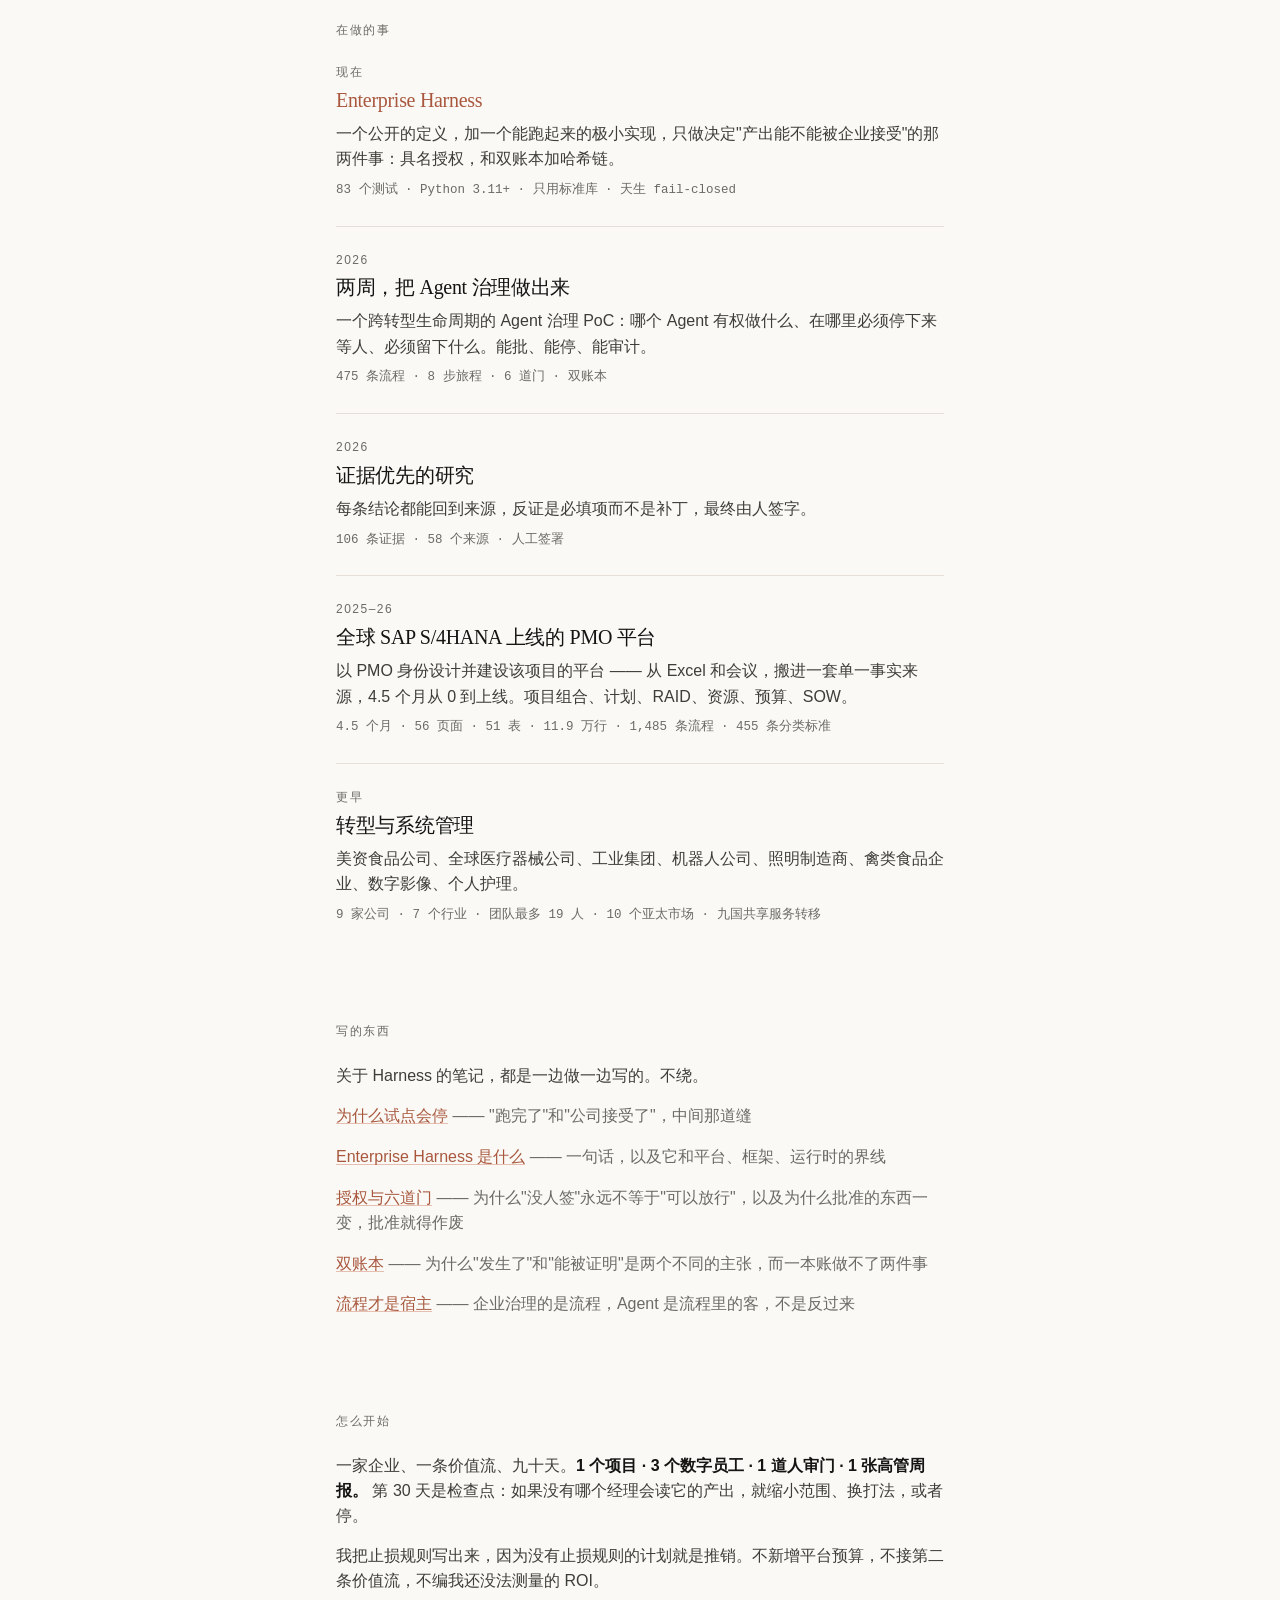
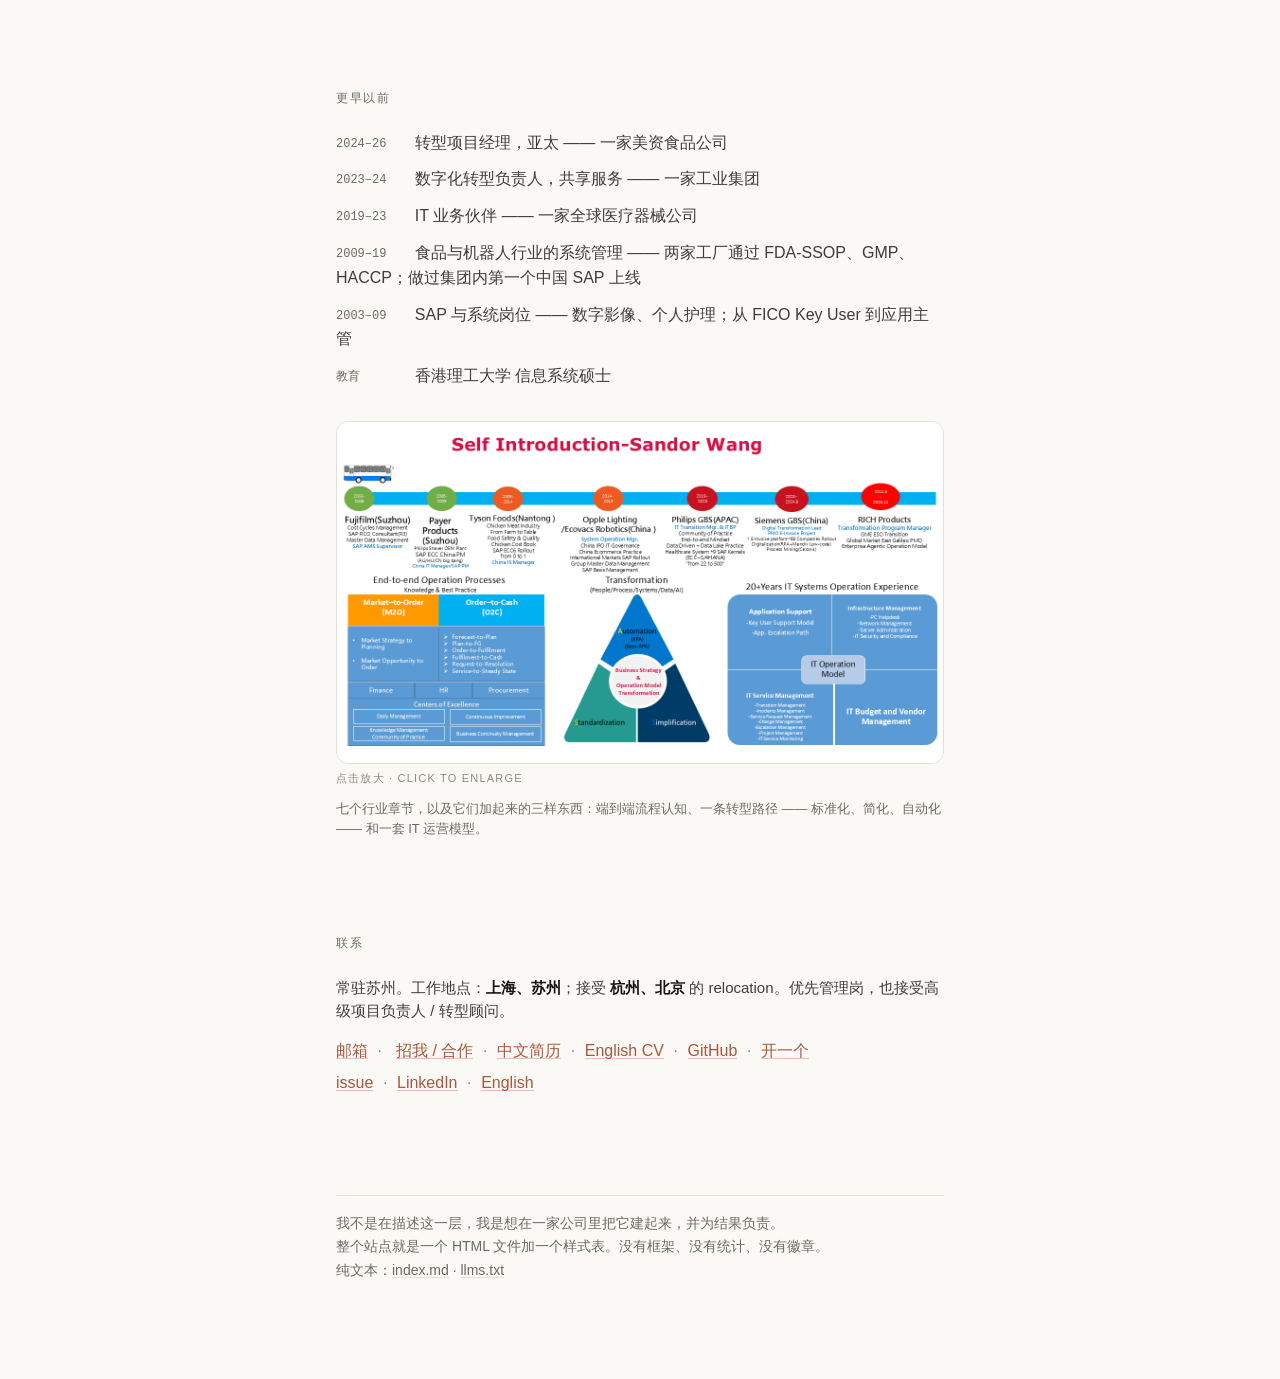
<file: zh.html>
<!DOCTYPE html>
<html lang="zh-CN">
<head>
<meta charset="utf-8">
<meta name="viewport" content="width=device-width, initial-scale=1">
<title>Sandor Wang — 企业 AI 转型 PMO · Enterprise Harness</title>
<meta name="description" content="Sandor Wang，苏州。二十五年企业流程与数字化转型、全球 SAP 项目 PMO。4.5 个月把 PMO 平台从 0 做到上线；2 周把 Agent 治理做成能批、能停、能审计的系统。现在做 Enterprise Harness：让企业 AI 真正落进流程的那一层。">
<meta name="keywords" content="AI 转型, AI 转型 PMO, 企业 AI 落地, 智能体治理, 数字化转型, 流程治理, AI 项目经理, 解决方案架构师, 交付负责人, PMO, SAP S/4HANA, AI transformation, enterprise AI, agent governance">
<meta name="author" content="Sandor Wang">
<link rel="canonical" href="https://sdr010-coder.github.io/zh.html">
<link rel="alternate" hreflang="en" href="index.html">
<link rel="stylesheet" href="styles.css">
</head>
<body>
<div class="wrap">

<h1>Sandor Wang</h1>

<p class="role-line">企业 AI 转型 · 业务流程 · Agentic Enterprise · 苏州</p>

<p class="lead">苏州。二十五年，把企业流程做成系统。现在做企业 AI 必须跑在里面的那一层 —— Enterprise Harness。</p>

<p class="thesis">我不认为企业 AI 会死在模型上。它会死在 <em>Harness</em> 上 —— 那一层决定了谁有权批准 Agent 的工作、它能碰什么、以及事后有没有人能证明到底发生了什么。模型是租来的。那一层，才是公司自己的。</p>

<div class="framing">
  <p class="kicker">我用的框架</p>

  <div class="formula">
    <span class="lhs">Agent</span>
    <span class="eq">=</span>
    <span class="rhs">模型 <span class="op">+</span> Harness</span>

    <span class="lhs">企业</span>
    <span class="eq">=</span>
    <span class="rhs group strong">Agentic BPM</span>

    <span></span><span class="op">×</span>
    <span class="rhs group">Agentic Organization</span>

    <span></span><span class="op">×</span>
    <span class="rhs group">Agent Platform</span>

    <span></span><span class="op">×</span>
    <span class="rhs group">Enterprise Harness</span>
  </div>

  <p class="note">第一行是加法：一个 Agent，是模型加 Harness。第二行是<strong>乘法</strong> —— 四个维度不是菜单，任何一项为零，整个就是零。</p>

  <ul class="dims">
    <li><b>Agentic BPM</b><span>事 —— 流程成为宿主，Agent 成为流程里的公民</span></li>
    <li><b>Agentic Organization</b><span>责 —— 具名的角色、真实的决策、谁承担后果</span></li>
    <li><b>Agent Platform</b><span>力 —— 运行时、工具、记忆、可以随时替换的模型</span></li>
    <li><b>Enterprise Harness</b><span>证 —— 关得上的门、对得上的账、第三方能核的证据</span></li>
  </ul>
</div>

<h2>短片</h2>

<figure class="shot film">
  <video controls preload="metadata" playsinline poster="assets/video/poster-zh.jpg">
    <source src="assets/video/agent-platform-zh.mp4" type="video/mp4">
    你的浏览器不支持视频。<a href="assets/video/agent-platform-zh.mp4">下载短片</a>。
  </video>
  <div class="film-meta">
    <span>45 秒 · 1080p</span>
    <span class="alt"><a href="index.html">English →</a></span>
  </div>
  <figcaption>五条路 —— 流程、人、技术、数据、AI —— 各走各的，然后并成一条。交付 21 → 7 天。最后一句就是全部论点：<em>流程自动化交给 Agent，判断留给人。</em></figcaption>
</figure>

<p style="margin: var(--s-lg) 0 0; font-size: 15px;">
  <strong>开放两类岗位：</strong>AI 公司的企业交付 / 解决方案 / FDE 方向，或企业内部的 AI 转型 PMO 负责人。
  <a href="hiring.html">我在找什么样的位置 →</a>
</p>

<h2>在做的事</h2>

<dl class="ledger">

  <dt>现在</dt>
  <dd>
    <span class="what"><a href="building/enterprise-harness.html">Enterprise Harness</a></span>
    一个公开的定义，加一个能跑起来的极小实现，只做决定"产出能不能被企业接受"的那两件事：具名授权，和双账本加哈希链。
    <span class="nums">83 个测试 · Python 3.11+ · 只用标准库 · 天生 fail-closed</span>
  </dd>

  <dt>2026</dt>
  <dd>
    <span class="what">两周，把 Agent 治理做出来</span>
    一个跨转型生命周期的 Agent 治理 PoC：哪个 Agent 有权做什么、在哪里必须停下来等人、必须留下什么。能批、能停、能审计。
    <span class="nums">475 条流程 · 8 步旅程 · 6 道门 · 双账本</span>
  </dd>

  <dt>2026</dt>
  <dd>
    <span class="what">证据优先的研究</span>
    每条结论都能回到来源，反证是必填项而不是补丁，最终由人签字。
    <span class="nums">106 条证据 · 58 个来源 · 人工签署</span>
  </dd>

  <dt>2025–26</dt>
  <dd>
    <span class="what">全球 SAP S/4HANA 上线的 PMO 平台</span>
    以 PMO 身份设计并建设该项目的平台 —— 从 Excel 和会议，搬进一套单一事实来源，4.5 个月从 0 到上线。项目组合、计划、RAID、资源、预算、SOW。
    <span class="nums">4.5 个月 · 56 页面 · 51 表 · 11.9 万行 · 1,485 条流程 · 455 条分类标准</span>
  </dd>

  <dt>更早</dt>
  <dd>
    <span class="what">转型与系统管理</span>
    美资食品公司、全球医疗器械公司、工业集团、机器人公司、照明制造商、禽类食品企业、数字影像、个人护理。
    <span class="nums">9 家公司 · 7 个行业 · 团队最多 19 人 · 10 个亚太市场 · 九国共享服务转移</span>
  </dd>

</dl>

<h2>写的东西</h2>

<p>关于 Harness 的笔记，都是一边做一边写的。不绕。</p>

<ul class="notes">
  <li><a href="https://github.com/sdr010-coder/EnterpriseHARNESS/blob/main/docs/01-the-problem.md">为什么试点会停</a> <span class="claim">—— "跑完了"和"公司接受了"，中间那道缝</span></li>
  <li><a href="https://github.com/sdr010-coder/EnterpriseHARNESS/blob/main/docs/02-what-is-enterprise-harness.md">Enterprise Harness 是什么</a> <span class="claim">—— 一句话，以及它和平台、框架、运行时的界线</span></li>
  <li><a href="https://github.com/sdr010-coder/EnterpriseHARNESS/blob/main/docs/04-mandate-and-gates.md">授权与六道门</a> <span class="claim">—— 为什么"没人签"永远不等于"可以放行"，以及为什么批准的东西一变，批准就得作废</span></li>
  <li><a href="https://github.com/sdr010-coder/EnterpriseHARNESS/blob/main/docs/05-dual-ledger.md">双账本</a> <span class="claim">—— 为什么"发生了"和"能被证明"是两个不同的主张，而一本账做不了两件事</span></li>
  <li><a href="https://github.com/sdr010-coder/EnterpriseHARNESS/blob/main/docs/06-process-is-the-host.md">流程才是宿主</a> <span class="claim">—— 企业治理的是流程，Agent 是流程里的客，不是反过来</span></li>
</ul>

<h2>怎么开始</h2>

<p>一家企业、一条价值流、九十天。<strong>1 个项目 · 3 个数字员工 · 1 道人审门 · 1 张高管周报。</strong> 第 30 天是检查点：如果没有哪个经理会读它的产出，就缩小范围、换打法，或者停。</p>

<p>我把止损规则写出来，因为没有止损规则的计划就是推销。不新增平台预算，不接第二条价值流，不编我还没法测量的 ROI。</p>

<h2>更早以前</h2>

<ul class="before">
  <li><span class="when">2024–26</span> 转型项目经理，亚太 —— 一家美资食品公司</li>
  <li><span class="when">2023–24</span> 数字化转型负责人，共享服务 —— 一家工业集团</li>
  <li><span class="when">2019–23</span> IT 业务伙伴 —— 一家全球医疗器械公司</li>
  <li><span class="when">2009–19</span> 食品与机器人行业的系统管理 —— 两家工厂通过 FDA-SSOP、GMP、HACCP；做过集团内第一个中国 SAP 上线</li>
  <li><span class="when">2003–09</span> SAP 与系统岗位 —— 数字影像、个人护理；从 FICO Key User 到应用主管</li>
  <li><span class="when">教育</span> 香港理工大学 信息系统硕士</li>
</ul>

<figure class="shot" id="career-figure">
  <a class="zoom" href="#zoom-career" aria-label="放大查看职业时间线">
    <img src="assets/career.png" alt="2003 到 2026 的职业时间线，横跨七个行业，下面是端到端流程、转型模型与 IT 运营模型">
  </a>
  <figcaption>七个行业章节，以及它们加起来的三样东西：端到端流程认知、一条转型路径 —— 标准化、简化、自动化 —— 和一套 IT 运营模型。</figcaption>
</figure>

<a class="lightbox" id="zoom-career" href="#career-figure" aria-label="关闭放大图片">
  <img src="assets/career.png" alt="">
  <span class="hint">点击任意处关闭 · click anywhere to close</span>
</a>

<h2>联系</h2>

<p style="font-size:15px; margin-bottom:var(--s-sm);">常驻苏州。工作地点：<strong>上海、苏州</strong>；接受 <strong>杭州、北京</strong> 的 relocation。优先管理岗，也接受高级项目负责人 / 转型顾问。</p>

<p class="elsewhere">
  <a href="mailto:Sandor.wang@qq.com">邮箱</a><span class="sep">·</span>  <a href="hiring-zh.html">招我 / 合作</a><span class="sep">·</span><a href="cv-zh.html">中文简历</a><span class="sep">·</span><a href="cv.html">English CV</a><span class="sep">·</span><a href="https://github.com/sdr010-coder">GitHub</a><span class="sep">·</span><a href="https://github.com/sdr010-coder/EnterpriseHARNESS/issues">开一个 issue</a><span class="sep">·</span><a href="https://www.linkedin.com/in/sandor-wang/">LinkedIn</a><span class="sep">·</span><a href="index.html">English</a>
</p>

<hr>

<footer>
  我不是在描述这一层，我是想在一家公司里把它建起来，并为结果负责。<br>
  整个站点就是一个 HTML 文件加一个样式表。没有框架、没有统计、没有徽章。<br>
  纯文本：<a href="index.md">index.md</a> · <a href="llms.txt">llms.txt</a>
</footer>

</div>
</body>
</html>
</file>
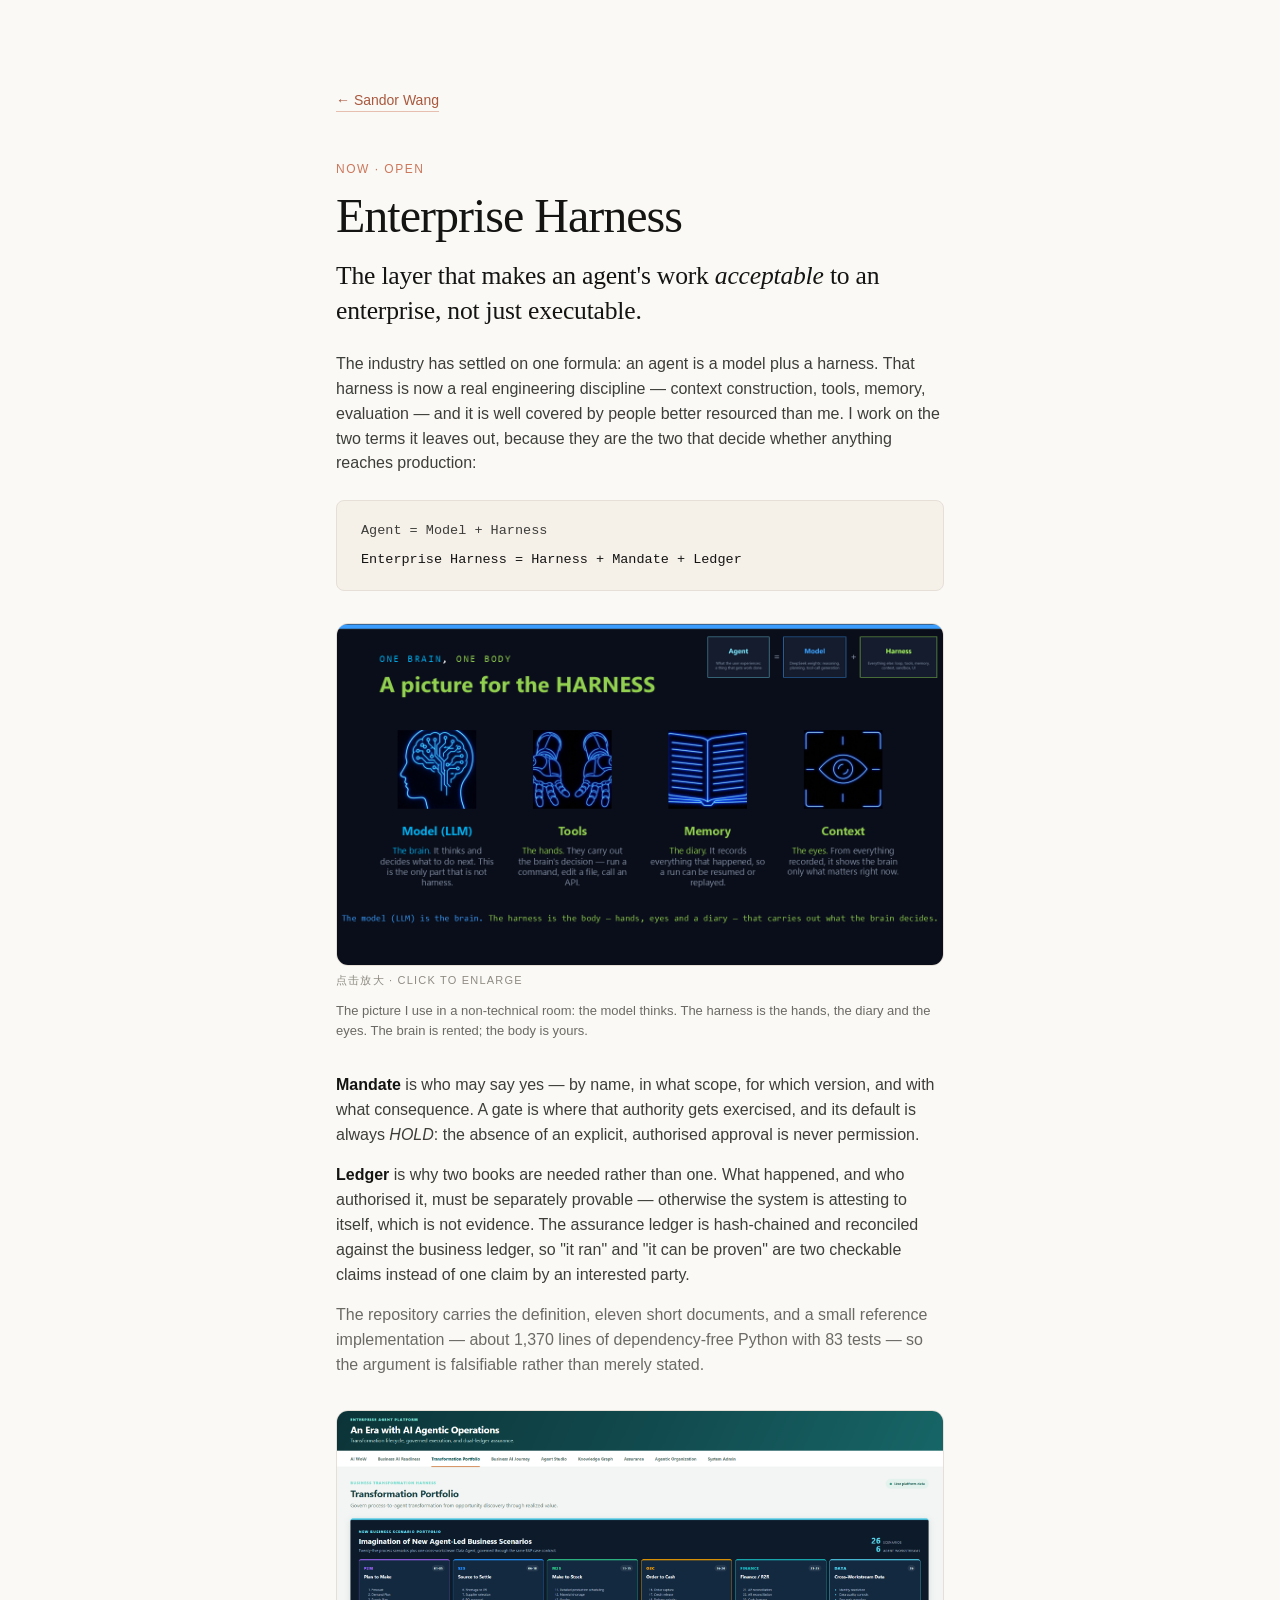
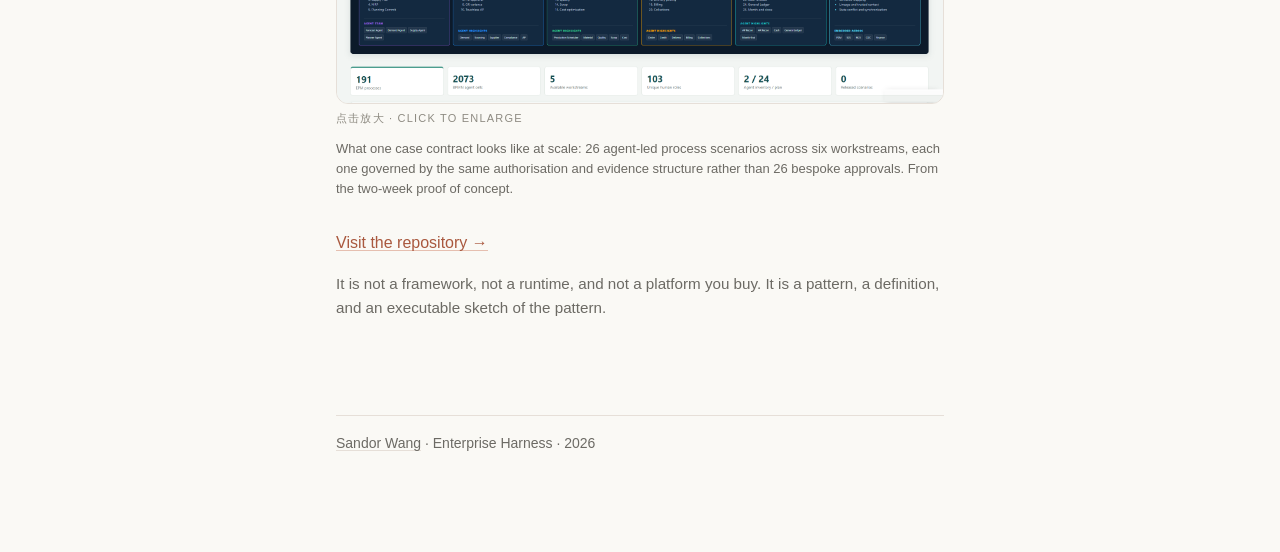
<file: building/enterprise-harness.html>
<!DOCTYPE html>
<html lang="en">
<head>
<meta charset="utf-8">
<meta name="viewport" content="width=device-width, initial-scale=1">
<title>Enterprise Harness — Sandor Wang</title>
<meta name="description" content="Enterprise Harness = Harness + Mandate + Ledger. An open definition, eleven documents and a runnable reference implementation: named signers, six fail-closed gates, and a dual ledger with a hash chain.">
<meta name="author" content="Sandor Wang">
<link rel="canonical" href="https://sdr010-coder.github.io/building/enterprise-harness.html">
<link rel="stylesheet" href="../styles.css">
<meta property="og:type" content="article">
<meta property="og:title" content="Enterprise Harness">
<meta property="og:description" content="The layer that makes an agent's work acceptable to an enterprise, not just executable.">
<meta property="og:url" content="https://sdr010-coder.github.io/building/enterprise-harness.html">

<script type="application/ld+json">
{
  "@context": "https://schema.org",
  "@type": "TechArticle",
  "headline": "Enterprise Harness",
  "description": "Enterprise Harness is the layer that makes an agent's work acceptable to an enterprise, not just executable. Enterprise Harness = Harness + Mandate + Ledger: a named-signer mandate, fail-closed gates, and a dual ledger with a hash chain and reconciliation.",
  "url": "https://sdr010-coder.github.io/building/enterprise-harness.html",
  "author": { "@type": "Person", "name": "Sandor Wang", "url": "https://sdr010-coder.github.io/" },
  "about": {
    "@type": "Thing",
    "name": "Enterprise Harness",
    "description": "The accountability layer around an AI agent: mandate (who may authorise what, by name), gates (fail-closed, bound to version and parameters), and a dual ledger (business facts plus hash-chained attestations, reconciled)."
  },
  "isPartOf": "https://github.com/sdr010-coder/EnterpriseHARNESS"
}
</script>
</head>
<body>
<div class="wrap">

<a class="back" href="../index.html">← Sandor Wang</a>

<p class="kicker">Now · open</p>

<h1>Enterprise Harness</h1>

<p class="summary">The layer that makes an agent's work <em>acceptable</em> to an enterprise, not just executable.</p>

<div class="body">

<p>The industry has settled on one formula: an agent is a model plus a harness. That harness is now a real engineering discipline — context construction, tools, memory, evaluation — and it is well covered by people better resourced than me. I work on the two terms it leaves out, because they are the two that decide whether anything reaches production:</p>

<div class="fig-formula">
  Agent = Model + Harness<br>
  <strong>Enterprise Harness = Harness + Mandate + Ledger</strong>
</div>

<figure class="shot" id="fig-harness">
  <a class="zoom" href="#zoom-harness" aria-label="Enlarge the harness diagram">
    <img src="../assets/harness-picture.png" alt="One brain, one body: the model is the brain; tools, memory and context are the body that carries out what the brain decides">
  </a>
  <figcaption>The picture I use in a non-technical room: the model thinks. The harness is the hands, the diary and the eyes. The brain is rented; the body is yours.</figcaption>
</figure>

<p><strong>Mandate</strong> is who may say yes — by name, in what scope, for which version, and with what consequence. A gate is where that authority gets exercised, and its default is always <em>HOLD</em>: the absence of an explicit, authorised approval is never permission.</p>

<p><strong>Ledger</strong> is why two books are needed rather than one. What happened, and who authorised it, must be separately provable — otherwise the system is attesting to itself, which is not evidence. The assurance ledger is hash-chained and reconciled against the business ledger, so "it ran" and "it can be proven" are two checkable claims instead of one claim by an interested party.</p>

<p class="dim">The repository carries the definition, eleven short documents, and a small reference implementation — about 1,370 lines of dependency-free Python with 83 tests — so the argument is falsifiable rather than merely stated.</p>

<figure class="shot" id="fig-platform">
  <a class="zoom" href="#zoom-platform" aria-label="Enlarge the platform screenshot">
    <img src="../assets/agent-platform.png" alt="A platform dashboard showing a transformation portfolio: 26 agent-led business scenarios across six workstreams, each governed through one case contract">
  </a>
  <figcaption>What one case contract looks like at scale: 26 agent-led process scenarios across six workstreams, each one governed by the same authorisation and evidence structure rather than 26 bespoke approvals. From the two-week proof of concept.</figcaption>
</figure>

</div>

<a class="lightbox" id="zoom-harness" href="#fig-harness" aria-label="Close the enlarged image">
  <img src="../assets/harness-picture.png" alt="">
  <span class="hint">click anywhere to close</span>
</a>

<a class="lightbox" id="zoom-platform" href="#fig-platform" aria-label="Close the enlarged image">
  <img src="../assets/agent-platform.png" alt="">
  <span class="hint">click anywhere to close</span>
</a>

<p style="margin-top:2rem"><a href="https://github.com/sdr010-coder/EnterpriseHARNESS">Visit the repository →</a></p>

<p class="dim" style="color:var(--muted); font-size:0.95rem;">It is not a framework, not a runtime, and not a platform you buy. It is a pattern, a definition, and an executable sketch of the pattern.</p>

<hr>

<footer>
  <a href="../index.html">Sandor Wang</a> · Enterprise Harness · 2026
</footer>

</div>
</body>
</html>
</file>
<file: styles.css>
/* Sandor Wang — personal site
   Design system: the "claude" pack from awesome-design-md
   (D:/AICODING2/Awesome-Design-md/design-md/claude/DESIGN.md;
    upstream https://github.com/VoltAgent/awesome-design-md).
   Colour, type, spacing and radius tokens are taken from that pack verbatim.
   Dark mode is composed ONLY from the pack's documented dark surfaces.

   Discipline: serif display at weight 400 with negative tracking + humanist
   sans body. Mono is reserved for data (the formula, metrics, dates).
   Coral is scarce: the eyebrow, one accent rule, one underline. */

:root {
  /* ---- colour tokens (pack section: colors) ---- */
  --canvas: #faf9f5;
  --surface-soft: #f5f0e8;
  --surface-card: #efe9de;
  --surface-cream-strong: #e8e0d2;
  --surface-dark: #181715;
  --surface-dark-elevated: #252320;
  --surface-dark-soft: #1f1e1b;

  --ink: #141413;
  --body: #3d3d3a;
  --muted: #6c6a64;
  --muted-soft: #8e8b82;
  --hairline: #e6dfd8;
  --hairline-soft: #ebe6df;

  --primary: #cc785c;
  --primary-active: #a9583e;
  --on-primary: #ffffff;
  --on-dark: #faf9f5;
  --on-dark-soft: #a09d96;

  /* ---- type (pack section: typography) ---- */
  --font-display: "Tiempos Headline", "Copernicus", Garamond, "Times New Roman", serif;
  --font-sans: Inter, -apple-system, BlinkMacSystemFont, "Segoe UI", Roboto, "Helvetica Neue", sans-serif;
  --font-mono: "JetBrains Mono", ui-monospace, SFMono-Regular, Menlo, Consolas, monospace;

  /* ---- spacing (pack section: layout) ---- */
  --s-xxs: 4px;
  --s-xs: 8px;
  --s-sm: 12px;
  --s-md: 16px;
  --s-lg: 24px;
  --s-xl: 32px;
  --s-xxl: 48px;
  --s-section: 96px;

  /* ---- shapes (pack section: shapes) ---- */
  --r-sm: 6px;
  --r-md: 8px;
  --r-lg: 12px;
}

/* Dark mode composed only from documented dark tokens:
   surface-dark, surface-dark-elevated, on-dark, on-dark-soft, cream-strong. */
@media (prefers-color-scheme: dark) {
  :root {
    --canvas: #181715;
    --surface-soft: #1f1e1b;
    --surface-card: #252320;

    --ink: #faf9f5;
    --body: #e8e0d2;
    --muted: #a09d96;
    --muted-soft: #8e8b82;
    --hairline: #252320;
    --hairline-soft: #1f1e1b;
  }
}

* { box-sizing: border-box; }
html { -webkit-text-size-adjust: 100%; scroll-behavior: smooth; }

body {
  margin: 0;
  padding: 88px 28px var(--s-section);
  background: var(--canvas);
  color: var(--ink);
  font-family: var(--font-sans);
  font-size: 16px;
  line-height: 1.55;
  -webkit-font-smoothing: antialiased;
  text-rendering: optimizeLegibility;
}

.wrap { max-width: 38rem; margin: 0 auto; }

/* ---------- display type: serif, weight 400, negative tracking ---------- */

h1 {
  font-family: var(--font-display);
  font-size: clamp(2.25rem, 6vw, 3rem);
  font-weight: 400;
  line-height: 1.1;
  letter-spacing: -1px;
  margin: 0 0 var(--s-md);
}

h2 {
  font-family: var(--font-sans);
  font-size: 12px;
  font-weight: 500;
  line-height: 1.4;
  letter-spacing: 1.5px;
  text-transform: uppercase;
  color: var(--muted);
  margin: var(--s-section) 0 var(--s-lg);
}

p { margin: 0 0 var(--s-md); color: var(--body); }

.lead {
  font-family: var(--font-display);
  font-size: clamp(1.25rem, 3.2vw, 1.5rem);
  font-weight: 400;
  line-height: 1.35;
  letter-spacing: -0.2px;
  color: var(--ink);
  margin-bottom: var(--s-lg);
}

.thesis {
  font-size: 16px;
  line-height: 1.62;
  color: var(--body);
  margin-bottom: 0;
}

/* the positioning line: searchable role vocabulary without turning the
   first screen into a job title, which the reference sites deliberately avoid */
.role-line {
  font-family: var(--font-sans);
  font-size: 11.5px;
  font-weight: 500;
  letter-spacing: 1.5px;
  text-transform: uppercase;
  color: var(--muted);
  margin: -6px 0 var(--s-lg);
}

.thesis em {
  font-style: normal;
  color: var(--ink);
  box-shadow: inset 0 -1px 0 0 var(--primary);
}

/* Links use primary-active (#a9583e) rather than the pack's coral (#cc785c) on
   body text: coral on cream measures about 2.9:1, which fails WCAG AA for text.
   The documented active token measures about 4.9:1. Coral itself stays on the
   non-text accent: the eyebrow and the accent rule. */
a {
  color: var(--primary-active);
  text-decoration: none;
  box-shadow: inset 0 -1px 0 0 color-mix(in srgb, var(--primary) 45%, transparent);
  transition: box-shadow 120ms ease;
}

a:hover { box-shadow: inset 0 -1px 0 0 currentColor; }

strong { font-weight: 600; color: var(--ink); }

/* ---------- the framing panel: one dark surface on a cream page ---------- */

.framing {
  margin: var(--s-xxl) 0 var(--s-xl);
  padding: var(--s-lg);
  background: var(--surface-dark);
  color: var(--on-dark);
  border-radius: var(--r-lg);
}

.framing .kicker {
  font-family: var(--font-sans);
  font-size: 12px;
  font-weight: 500;
  letter-spacing: 1.5px;
  text-transform: uppercase;
  color: var(--primary);
  margin: 0 0 var(--s-lg);
}

.formula {
  display: grid;
  grid-template-columns: 6.2rem 1.1rem 1fr;
  align-items: baseline;
  font-family: var(--font-mono);
  font-size: 13.5px;
  line-height: 2.1;
}

.formula .lhs { color: var(--on-dark); font-weight: 500; }
.formula .eq,
.formula .op { color: var(--on-dark-soft); }
.formula .rhs { color: var(--on-dark); }

.formula .group {
  border-left: 1px solid var(--surface-dark-elevated);
  padding-left: var(--s-sm);
  margin-left: 2px;
}

.formula .group.strong { border-left-color: var(--primary); }

.framing .note {
  margin: var(--s-lg) 0 0;
  font-size: 14px;
  line-height: 1.6;
  color: var(--on-dark-soft);
}

.framing .note strong { color: var(--on-dark); font-weight: 500; }

.framing .dims {
  margin: var(--s-lg) 0 0;
  padding: var(--s-lg) 0 0;
  border-top: 1px solid var(--surface-dark-elevated);
  list-style: none;
  display: grid;
  gap: var(--s-sm);
}

.framing .dims li {
  display: grid;
  grid-template-columns: 10.5rem 1fr;
  gap: var(--s-md);
  font-size: 14px;
  line-height: 1.5;
  margin: 0;
}

.framing .dims b {
  font-family: var(--font-mono);
  font-size: 11.5px;
  font-weight: 400;
  letter-spacing: 0.02em;
  color: var(--on-dark);
  padding-top: 1px;
}

.framing .dims span { color: var(--on-dark-soft); }

/* In dark mode the page floor is already surface-dark, so the panel would vanish.
   Lift it to the pack's documented elevated dark surface and derive the internal
   hairlines from on-dark instead of introducing a new hex. */
@media (prefers-color-scheme: dark) {
  .framing { background: var(--surface-dark-elevated); }
  .formula .group { border-left-color: color-mix(in srgb, var(--on-dark) 18%, transparent); }
  .framing .dims { border-top-color: color-mix(in srgb, var(--on-dark) 18%, transparent); }
}

/* ---------- ledger ---------- */

dl.ledger { margin: 0; }

dl.ledger dt {
  font-family: var(--font-sans);
  font-size: 12px;
  font-weight: 500;
  letter-spacing: 1.5px;
  text-transform: uppercase;
  color: var(--muted);
  padding-top: var(--s-lg);
}

dl.ledger dt:first-of-type { padding-top: 0; }

dl.ledger dd {
  margin: 6px 0 0;
  padding-bottom: var(--s-lg);
  border-bottom: 1px solid var(--hairline);
  font-size: 16px;
  line-height: 1.6;
  color: var(--body);
}

dl.ledger dd:last-of-type { border-bottom: 0; padding-bottom: 0; }

dl.ledger .what {
  display: block;
  font-family: var(--font-display);
  font-size: 20px;
  font-weight: 400;
  letter-spacing: -0.3px;
  line-height: 1.25;
  color: var(--ink);
  margin-bottom: var(--s-xs);
}

dl.ledger .what a { box-shadow: none; }

dl.ledger .nums {
  display: block;
  font-family: var(--font-mono);
  font-size: 12.5px;
  line-height: 1.75;
  color: var(--muted);
  margin-top: var(--s-xs);
}

/* ---------- writing ---------- */

ul.notes { list-style: none; margin: 0; padding: 0; }

ul.notes li {
  margin: 0 0 var(--s-md);
  line-height: 1.55;
  color: var(--body);
}

ul.notes li .claim { color: var(--muted); }

/* ---------- before ---------- */

ul.before { list-style: none; margin: 0; padding: 0; }

ul.before li {
  margin: 0 0 var(--s-sm);
  line-height: 1.55;
  color: var(--body);
}

ul.before .when {
  font-family: var(--font-mono);
  font-size: 12px;
  color: var(--muted);
  display: inline-block;
  min-width: 6.2em;
  vertical-align: 1px;
}

/* ---------- contact ---------- */

p.elsewhere { line-height: 2; font-size: 16px; }

p.elsewhere span.sep { color: var(--muted-soft); margin: 0 0.6em; }

/* ---------- figures ---------- */

figure.shot { margin: var(--s-xl) 0; }

figure.shot img {
  display: block;
  width: 100%;
  height: auto;
  border: 1px solid var(--hairline);
  border-radius: var(--r-lg);
}

/* Click to enlarge. Pure CSS: the thumbnail links to a full-screen :target
   overlay holding the same image, so there is no JavaScript on the site and
   the big version is already in the browser cache. */

a.zoom {
  display: block;
  cursor: zoom-in;
  box-shadow: none;
  border-radius: var(--r-lg);
}

a.zoom img { transition: opacity 140ms ease; }
a.zoom:hover img { opacity: 0.92; }

a.zoom::after {
  content: "点击放大 · click to enlarge";
  display: block;
  font-family: var(--font-sans);
  font-size: 11px;
  font-weight: 500;
  letter-spacing: 1.2px;
  text-transform: uppercase;
  color: var(--muted-soft);
  margin-top: 6px;
}

.lightbox { display: none; }

.lightbox:target {
  display: flex;
  align-items: center;
  justify-content: center;
  position: fixed;
  inset: 0;
  z-index: 200;
  padding: 20px;
  background: rgba(20, 20, 19, 0.94);
  box-shadow: none;
  text-decoration: none;
  cursor: zoom-out;
  backdrop-filter: blur(3px);
}

.lightbox img {
  max-width: 100%;
  max-height: 100%;
  width: auto;
  height: auto;
  border-radius: var(--r-md);
  box-shadow: 0 20px 60px rgba(0, 0, 0, 0.5);
}

.lightbox .hint {
  position: fixed;
  top: 18px;
  right: 24px;
  font-family: var(--font-sans);
  font-size: 11px;
  letter-spacing: 1.2px;
  text-transform: uppercase;
  color: #faf9f5;
  opacity: 0.75;
}

figure.shot figcaption {
  font-family: var(--font-sans);
  font-size: 13px;
  line-height: 1.55;
  color: var(--muted);
  margin-top: var(--s-sm);
}

figure.shot figcaption a { color: var(--muted); }

/* ---------- footer ---------- */

hr {
  border: 0;
  border-top: 1px solid var(--hairline);
  margin: var(--s-section) 0 var(--s-md);
}

footer {
  font-size: 14px;
  line-height: 1.7;
  color: var(--muted);
}

footer a { color: var(--muted); box-shadow: inset 0 -1px 0 0 var(--hairline); }

footer .raw {
  font-family: var(--font-mono);
  font-size: 12px;
  color: var(--muted);
  margin-top: var(--s-sm);
}

/* ---------- project page ---------- */

.back {
  font-family: var(--font-sans);
  font-size: 14px;
  font-weight: 500;
  display: inline-block;
  margin-bottom: var(--s-xxl);
}

.kicker {
  font-family: var(--font-sans);
  font-size: 12px;
  font-weight: 500;
  letter-spacing: 1.5px;
  text-transform: uppercase;
  color: var(--primary);
  margin: 0 0 var(--s-sm);
}

.summary {
  font-family: var(--font-display);
  font-size: clamp(1.3rem, 3.4vw, 1.6rem);
  font-weight: 400;
  line-height: 1.35;
  letter-spacing: -0.2px;
  color: var(--ink);
  margin-bottom: var(--s-lg);
}

.summary em { font-style: italic; }

.fig-formula {
  font-family: var(--font-mono);
  font-size: 13.5px;
  line-height: 2.1;
  color: var(--body);
  background: var(--surface-soft);
  border: 1px solid var(--hairline);
  border-radius: var(--r-md);
  padding: var(--s-md) var(--s-lg);
  margin: var(--s-lg) 0;
  display: block;
}

.fig-formula strong { color: var(--ink); font-weight: 500; }

.body p { color: var(--body); }

.body p.dim { color: var(--muted); }

/* ---------- hiring page ---------- */

.track {
  margin: 0 0 var(--s-xxl);
  padding: var(--s-lg);
  background: var(--surface-soft);
  border-radius: var(--r-lg);
}

.track .who {
  font-family: var(--font-sans);
  font-size: 12px;
  font-weight: 500;
  letter-spacing: 1.5px;
  text-transform: uppercase;
  color: var(--primary-active);
  margin: 0 0 var(--s-sm);
}

.track h3 {
  font-family: var(--font-display);
  font-size: 22px;
  font-weight: 400;
  line-height: 1.25;
  letter-spacing: -0.3px;
  color: var(--ink);
  margin: 0 0 var(--s-sm);
}

.track p { font-size: 15px; line-height: 1.6; margin-bottom: var(--s-sm); }
.track p:last-child { margin-bottom: 0; }

.track .role {
  font-family: var(--font-mono);
  font-size: 12.5px;
  line-height: 1.7;
  color: var(--muted);
  margin-top: var(--s-sm);
  margin-bottom: 0;
}

ul.roles { list-style: none; margin: 0 0 var(--s-lg); padding: 0; }

ul.roles li {
  font-size: 14px;
  line-height: 1.6;
  color: var(--body);
  padding-left: 1.1em;
  text-indent: -1.1em;
  margin-bottom: 4px;
}

ul.roles li::before { content: "·"; color: var(--muted-soft); margin-right: 0.6em; }

.no-list { list-style: none; margin: 0; padding: 0; }
.no-list li {
  font-size: 15px;
  line-height: 1.6;
  color: var(--body);
  margin-bottom: var(--s-xs);
  padding-left: 1.2em;
  text-indent: -1.2em;
}
.no-list li::before { content: "—"; color: var(--primary); margin-right: 0.6em; }

.contact-card {
  margin: var(--s-xl) 0 0;
  padding: var(--s-lg);
  border: 1px solid var(--hairline);
  border-radius: var(--r-lg);
}
.contact-card p { font-size: 15px; margin-bottom: var(--s-sm); }
.contact-card p:last-child { margin-bottom: 0; }

/* ---------- CV page ---------- */

.cv-head { margin-bottom: var(--s-lg); }

.cv-role {
  font-family: var(--font-sans);
  font-size: 13px;
  font-weight: 500;
  letter-spacing: 0.02em;
  color: var(--muted);
  margin: 0 0 var(--s-sm);
}

.cv-block { margin: 0 0 var(--s-xl); }

.cv-block h2 { margin: var(--s-xl) 0 var(--s-sm); }

.cv-item { margin: 0 0 var(--s-md); }

.cv-item .line {
  display: flex;
  justify-content: space-between;
  gap: var(--s-md);
  align-items: baseline;
  flex-wrap: wrap;
}

.cv-item .title {
  font-family: var(--font-display);
  font-size: 17px;
  font-weight: 400;
  letter-spacing: -0.2px;
  color: var(--ink);
}

.cv-item .dates {
  font-family: var(--font-mono);
  font-size: 12px;
  color: var(--muted);
  white-space: nowrap;
}

.cv-item .org {
  font-size: 14px;
  color: var(--muted);
  margin: 2px 0 4px;
}

/* maturity labels — the honest distinction the HR review asked for:
   enterprise delivery vs personal prototype vs proof of concept */
.tag {
  display: inline-block;
  font-family: var(--font-sans);
  font-size: 10px;
  font-weight: 500;
  letter-spacing: 1.1px;
  text-transform: uppercase;
  color: var(--muted);
  border: 1px solid var(--hairline);
  border-radius: 999px;
  padding: 2px 9px;
  margin-left: 8px;
  vertical-align: 1px;
  white-space: nowrap;
}

.tag.ent {
  color: var(--primary-active);
  border-color: color-mix(in srgb, var(--primary) 40%, var(--hairline));
}

.proj { margin: 0 0 var(--s-lg); }

.proj dl {
  display: grid;
  grid-template-columns: 7.2rem 1fr;
  gap: 3px var(--s-md);
  margin: 8px 0 0;
  font-size: 14px;
  line-height: 1.55;
}

.proj dt {
  font-family: var(--font-sans);
  font-size: 10.5px;
  font-weight: 500;
  letter-spacing: 1px;
  text-transform: uppercase;
  color: var(--muted);
  padding-top: 3px;
}

.proj dd { margin: 0; color: var(--body); }

.cv-note {
  font-size: 13px;
  line-height: 1.6;
  color: var(--muted);
  border-left: 2px solid var(--hairline);
  padding-left: var(--s-md);
  margin: var(--s-md) 0 0;
}

.cv-item ul { margin: 6px 0 0; padding-left: 18px; }
.cv-item li { font-size: 14px; line-height: 1.55; color: var(--body); margin-bottom: 3px; }

.cv-skill {
  display: grid;
  grid-template-columns: 9rem 1fr;
  gap: var(--s-md);
  font-size: 14px;
  line-height: 1.55;
  margin-bottom: var(--s-xs);
}
.cv-skill b { font-weight: 500; color: var(--ink); }
.cv-skill span { color: var(--body); }

@media print {
  .cv-skill { grid-template-columns: 8rem 1fr; }
}

/* ---------- film ---------- */

.film { margin: var(--s-xl) 0 var(--s-lg); }

.film video {
  display: block;
  width: 100%;
  height: auto;
  border-radius: var(--r-lg);
  border: 1px solid var(--hairline);
  background: var(--surface-dark);
}

.film-meta {
  display: flex;
  flex-wrap: wrap;
  gap: 6px 14px;
  align-items: baseline;
  font-family: var(--font-sans);
  font-size: 12px;
  font-weight: 500;
  letter-spacing: 1.2px;
  text-transform: uppercase;
  color: var(--muted);
  margin-top: var(--s-sm);
}

.film-meta .alt { letter-spacing: 0.5px; text-transform: none; font-weight: 400; }

/* ---------- small screens ---------- */

@media (max-width: 560px) {
  body { padding: 56px 22px 64px; }
  .formula { grid-template-columns: 4.4rem 1rem 1fr; font-size: 12.5px; }
  .framing { padding: var(--s-md); }
  .framing .dims li { grid-template-columns: 1fr; gap: 2px; }
  .framing .dims b { padding-top: 4px; }
  ul.before .when { display: block; min-width: 0; }
  h1 { letter-spacing: -0.6px; }
}

/* ---------- print ---------- */

@media print {
  :root {
    --canvas: #ffffff;
    --ink: #000000;
    --body: #222222;
    --muted: #555555;
    --muted-soft: #666666;
    --hairline: #cccccc;
    --primary: #8a3b26;
    --primary-active: #8a3b26;
  }
  body { padding: 0; font-size: 10.5pt; }
  .framing { background: #f4f1ea; color: #141413; }
  .framing .kicker { color: #8a3b26; }
  .framing .lhs, .framing .rhs, .framing .note strong, .framing .dims b { color: #141413; }
  .framing .eq, .framing .op, .framing .note, .framing .dims span { color: #55524c; }
  .formula .group { border-left-color: #d8d2c8; }
  .formula .group.strong { border-left-color: #8a3b26; }
  .framing .dims { border-top-color: #d8d2c8; }
  a { color: inherit; box-shadow: none; }
  a.zoom::after { content: ""; }
  .lightbox { display: none !important; }
  h2 { margin-top: 36px; }
  dl.ledger dd, figure.shot { break-inside: avoid; }
}
</file>
